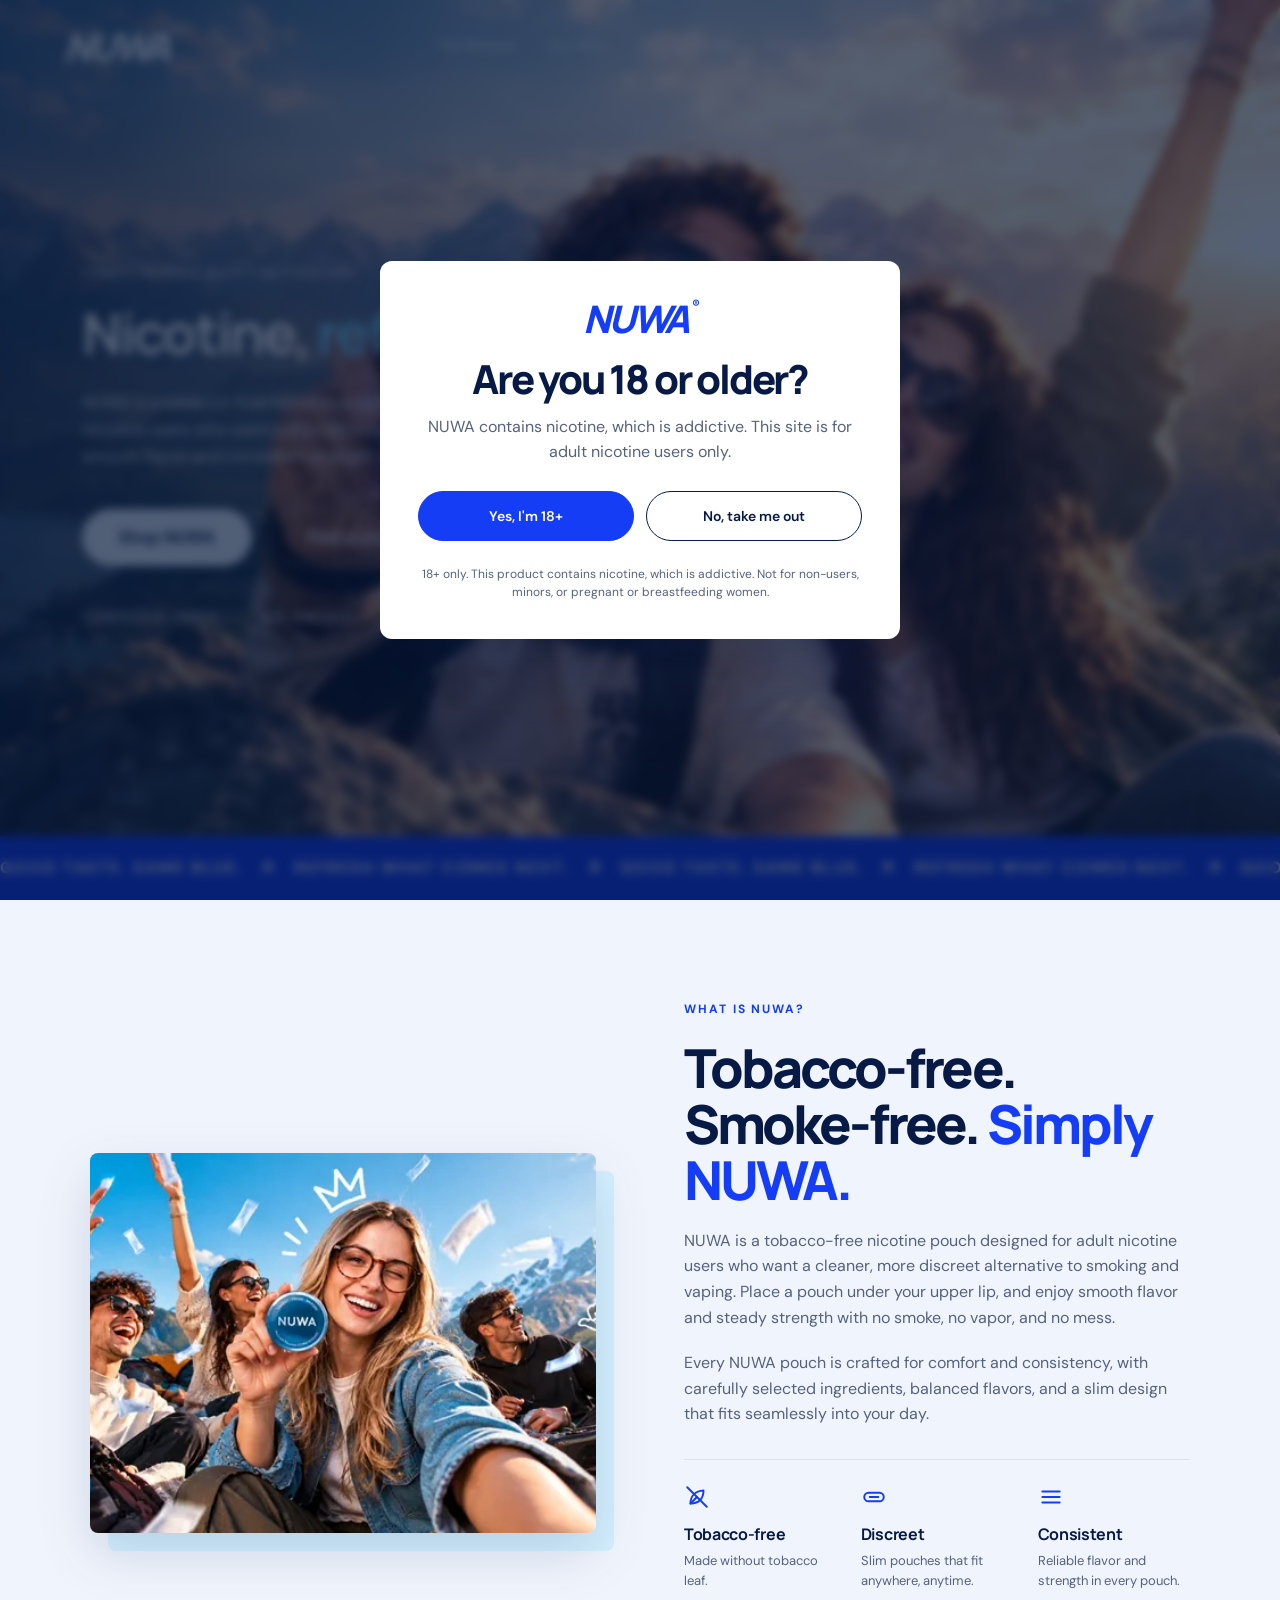
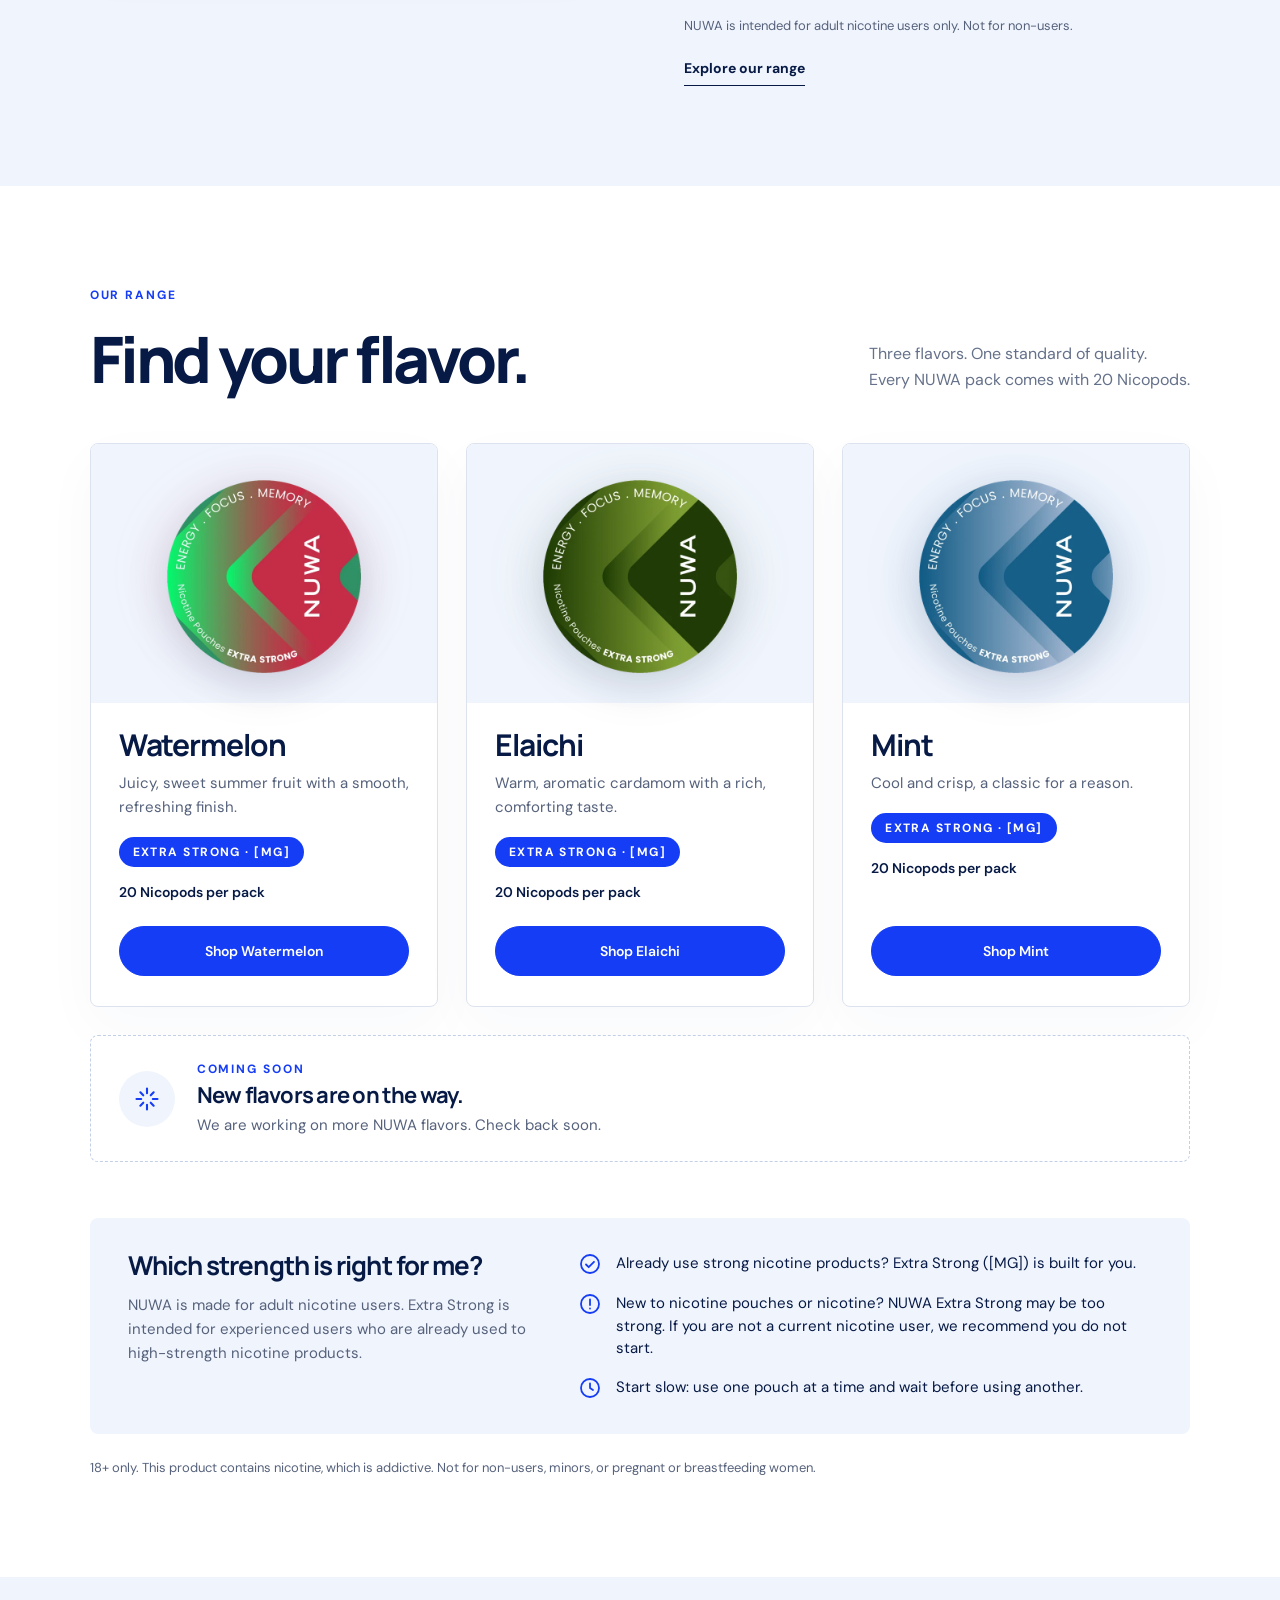
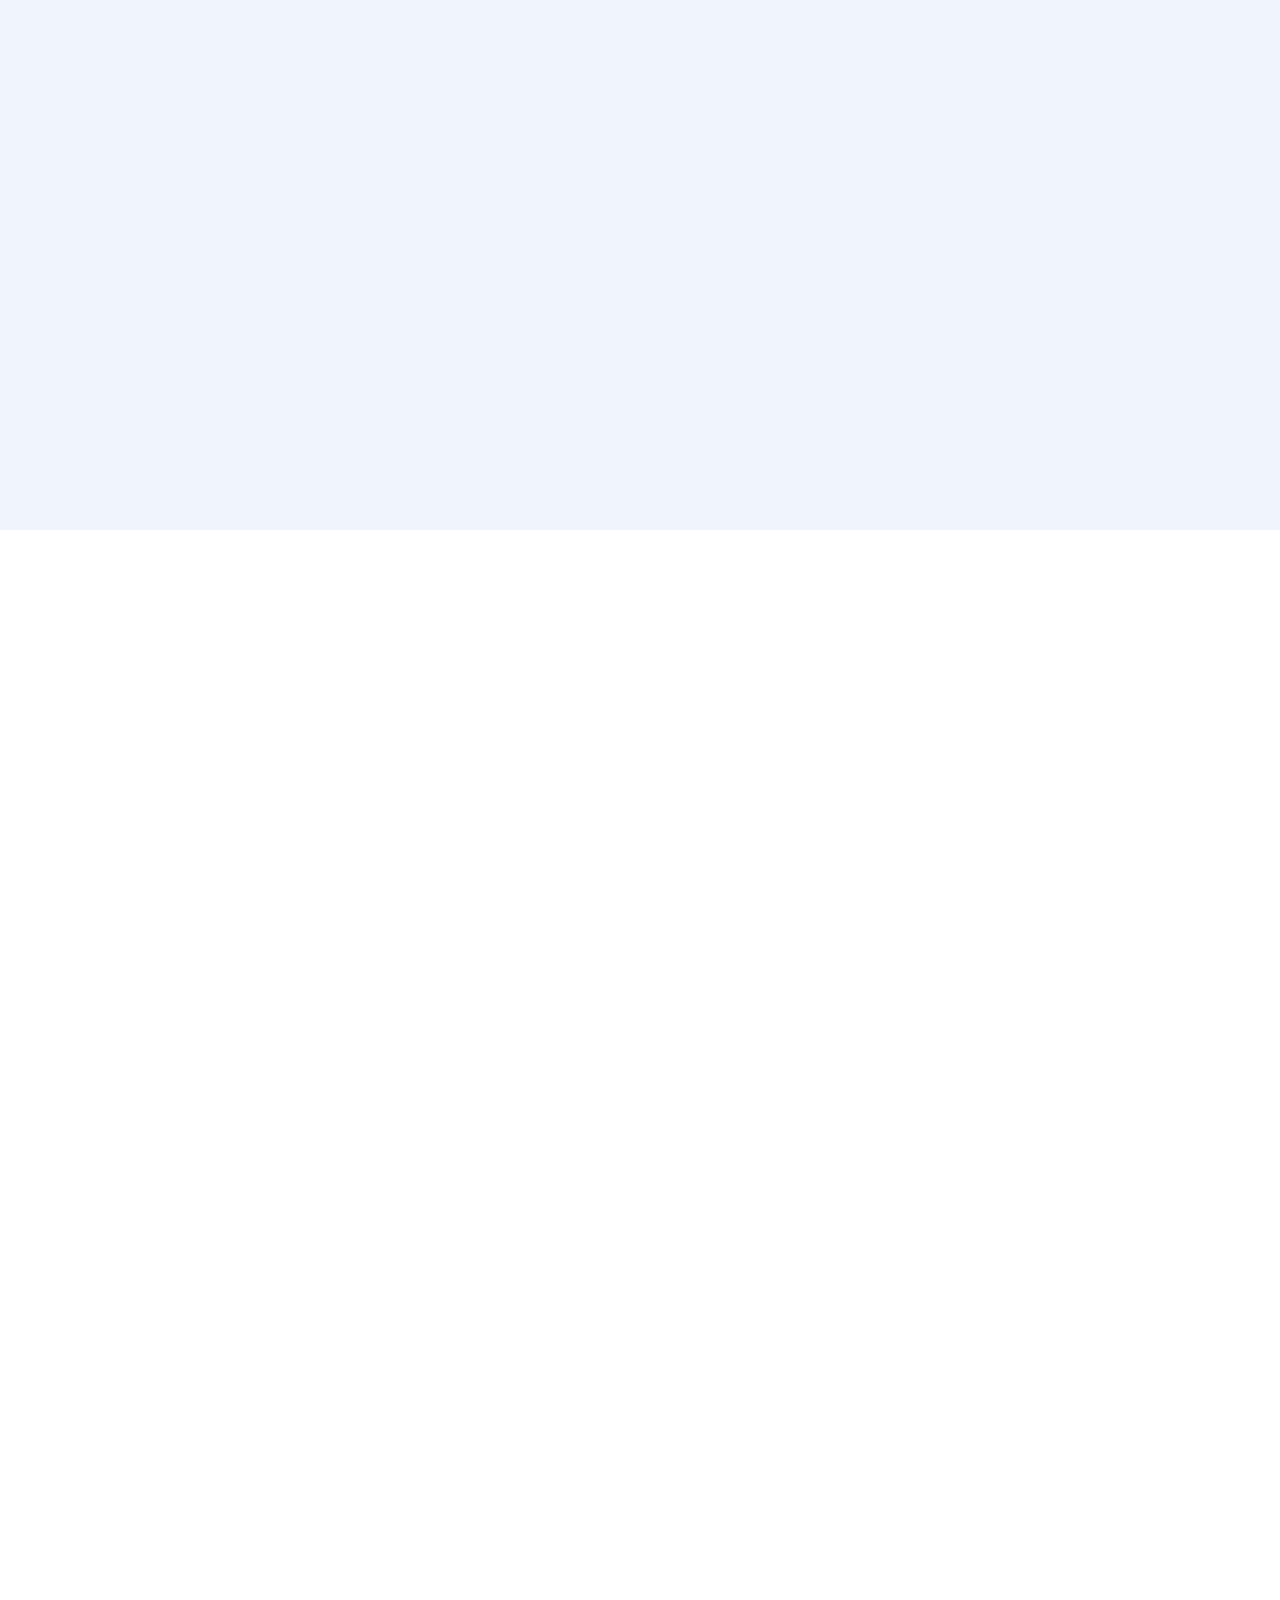
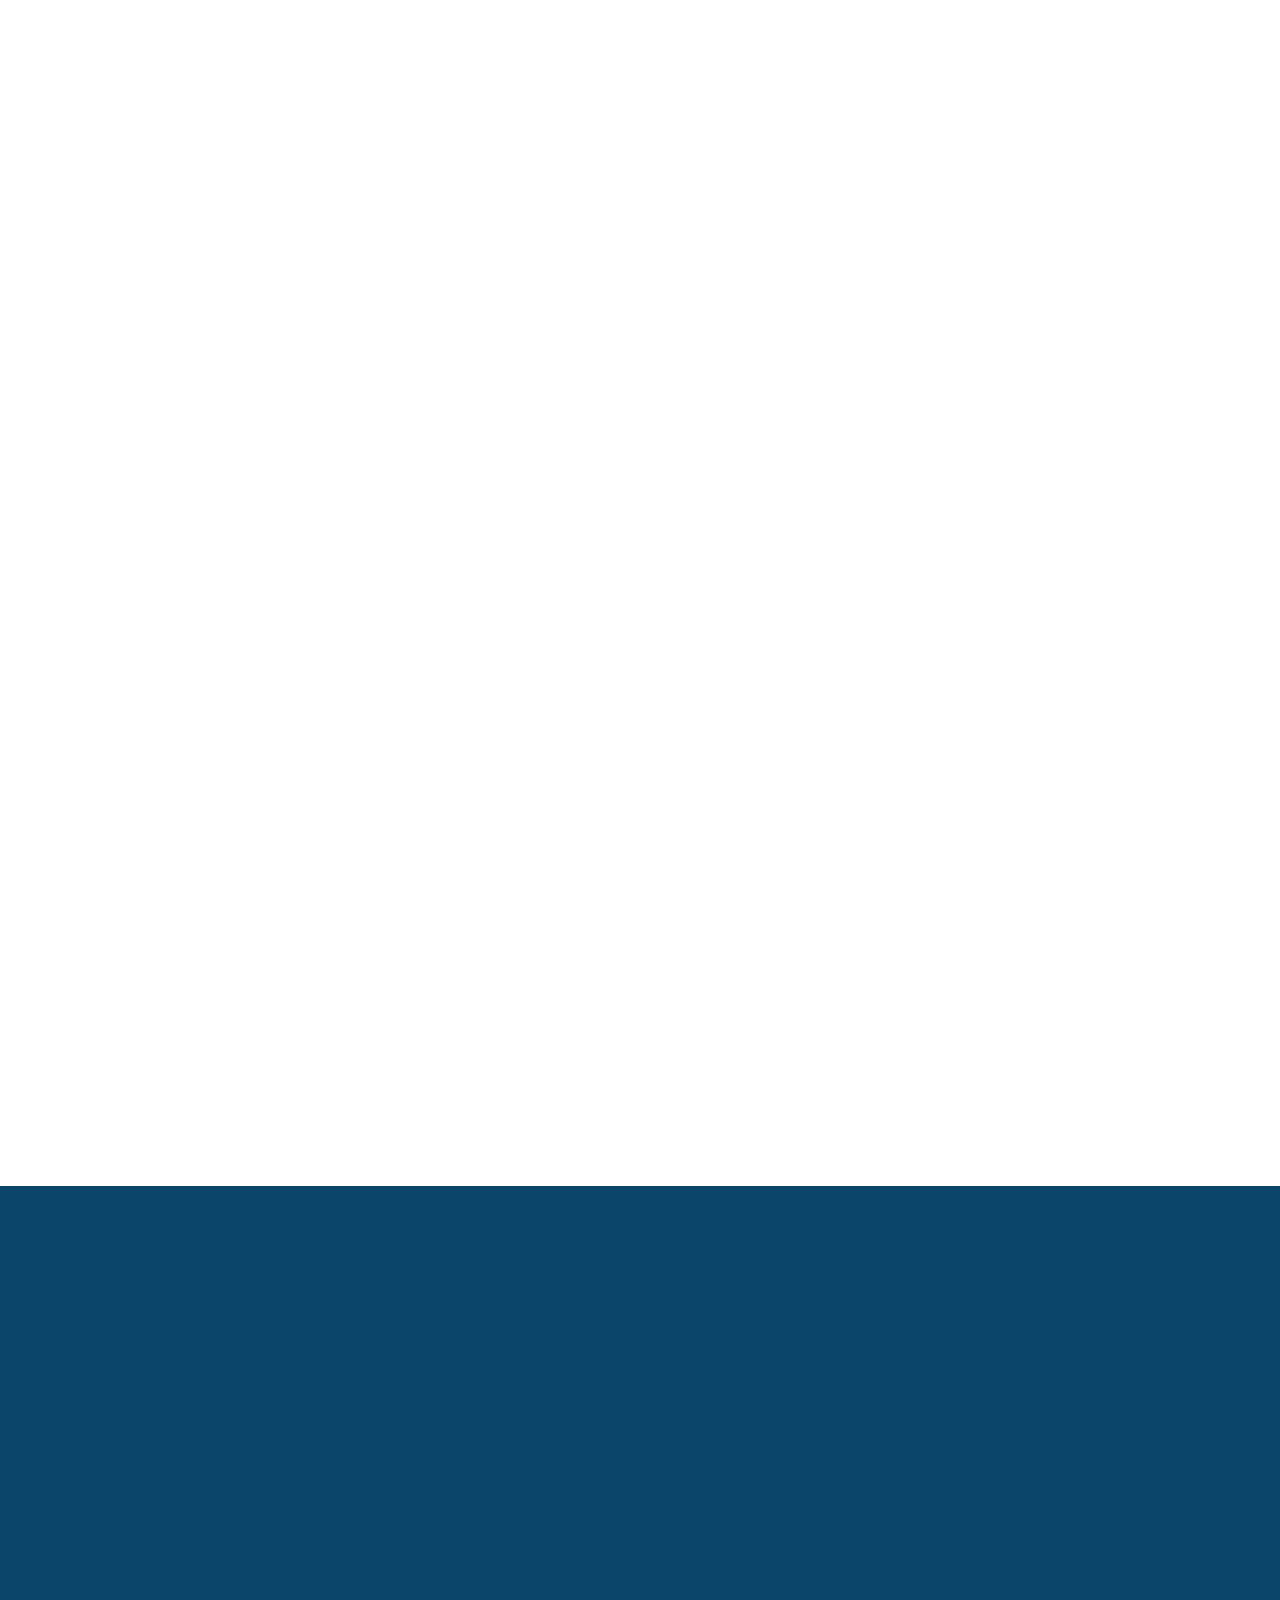
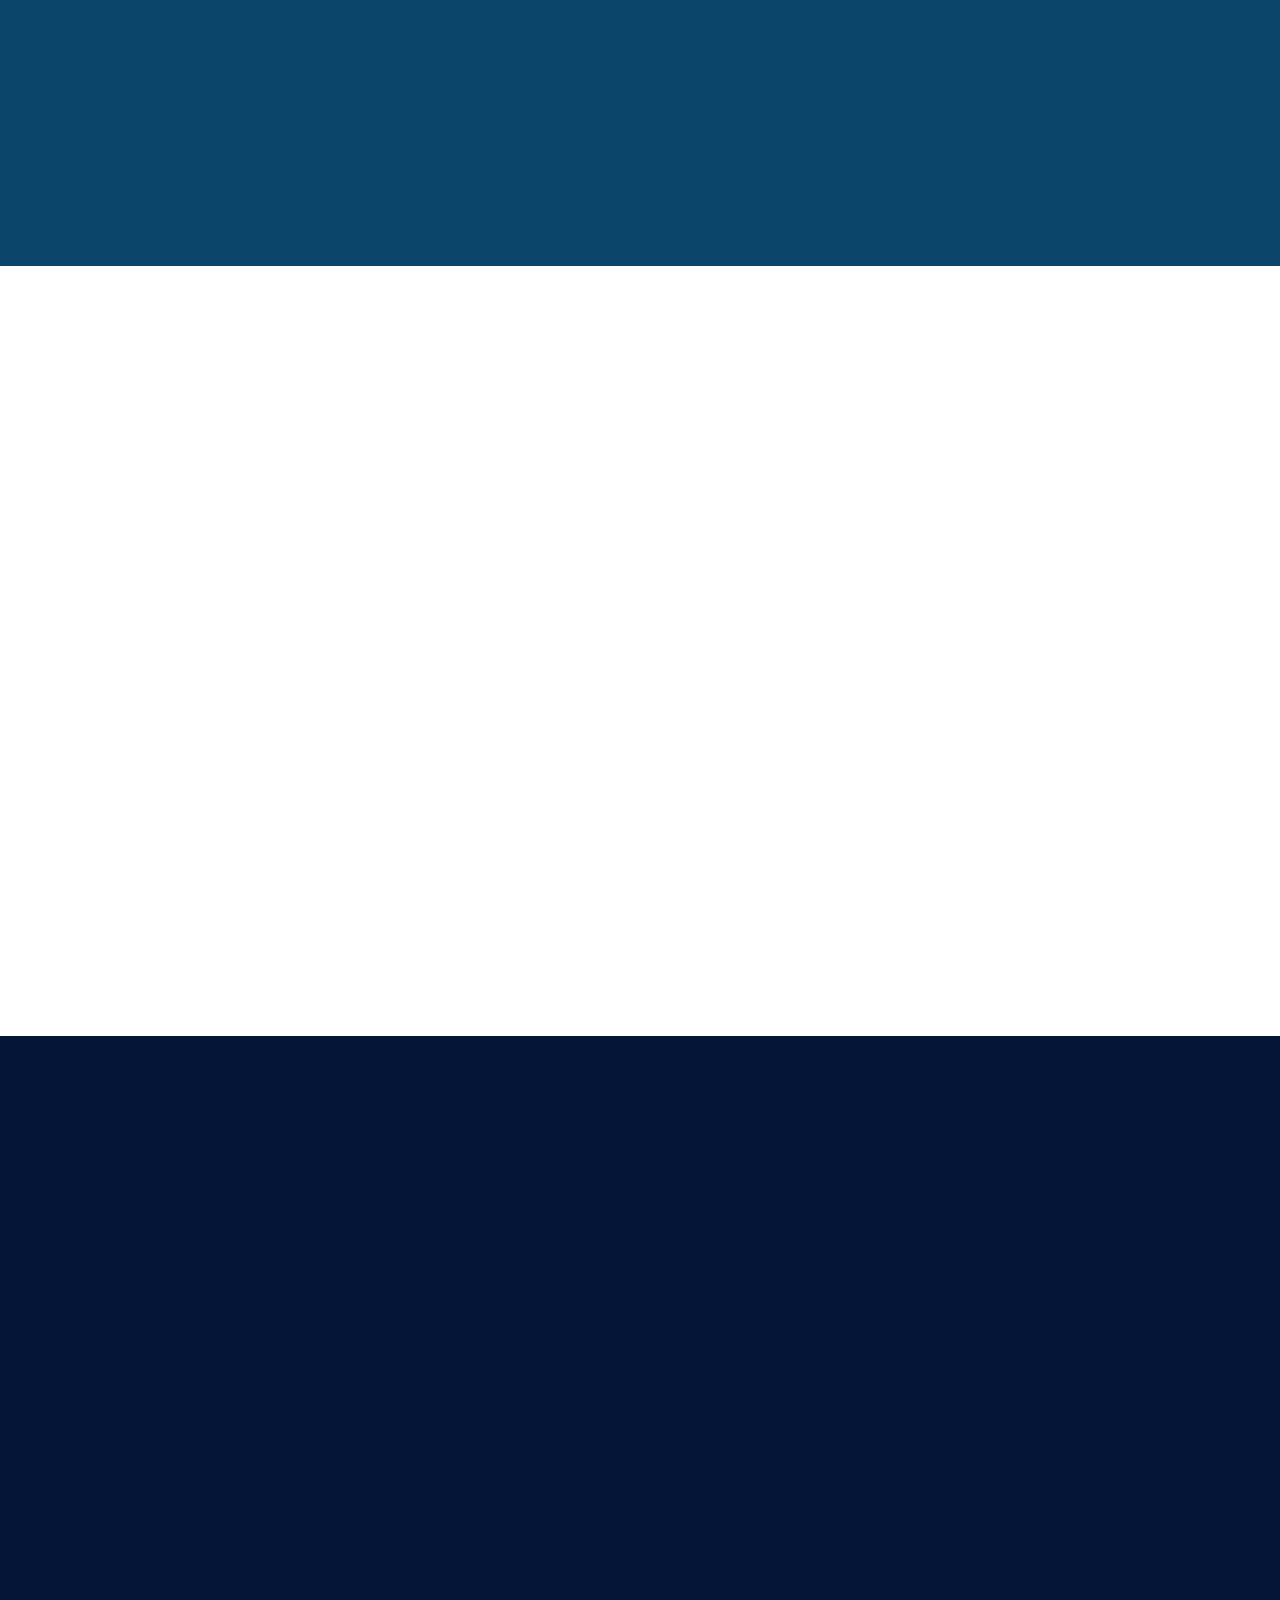
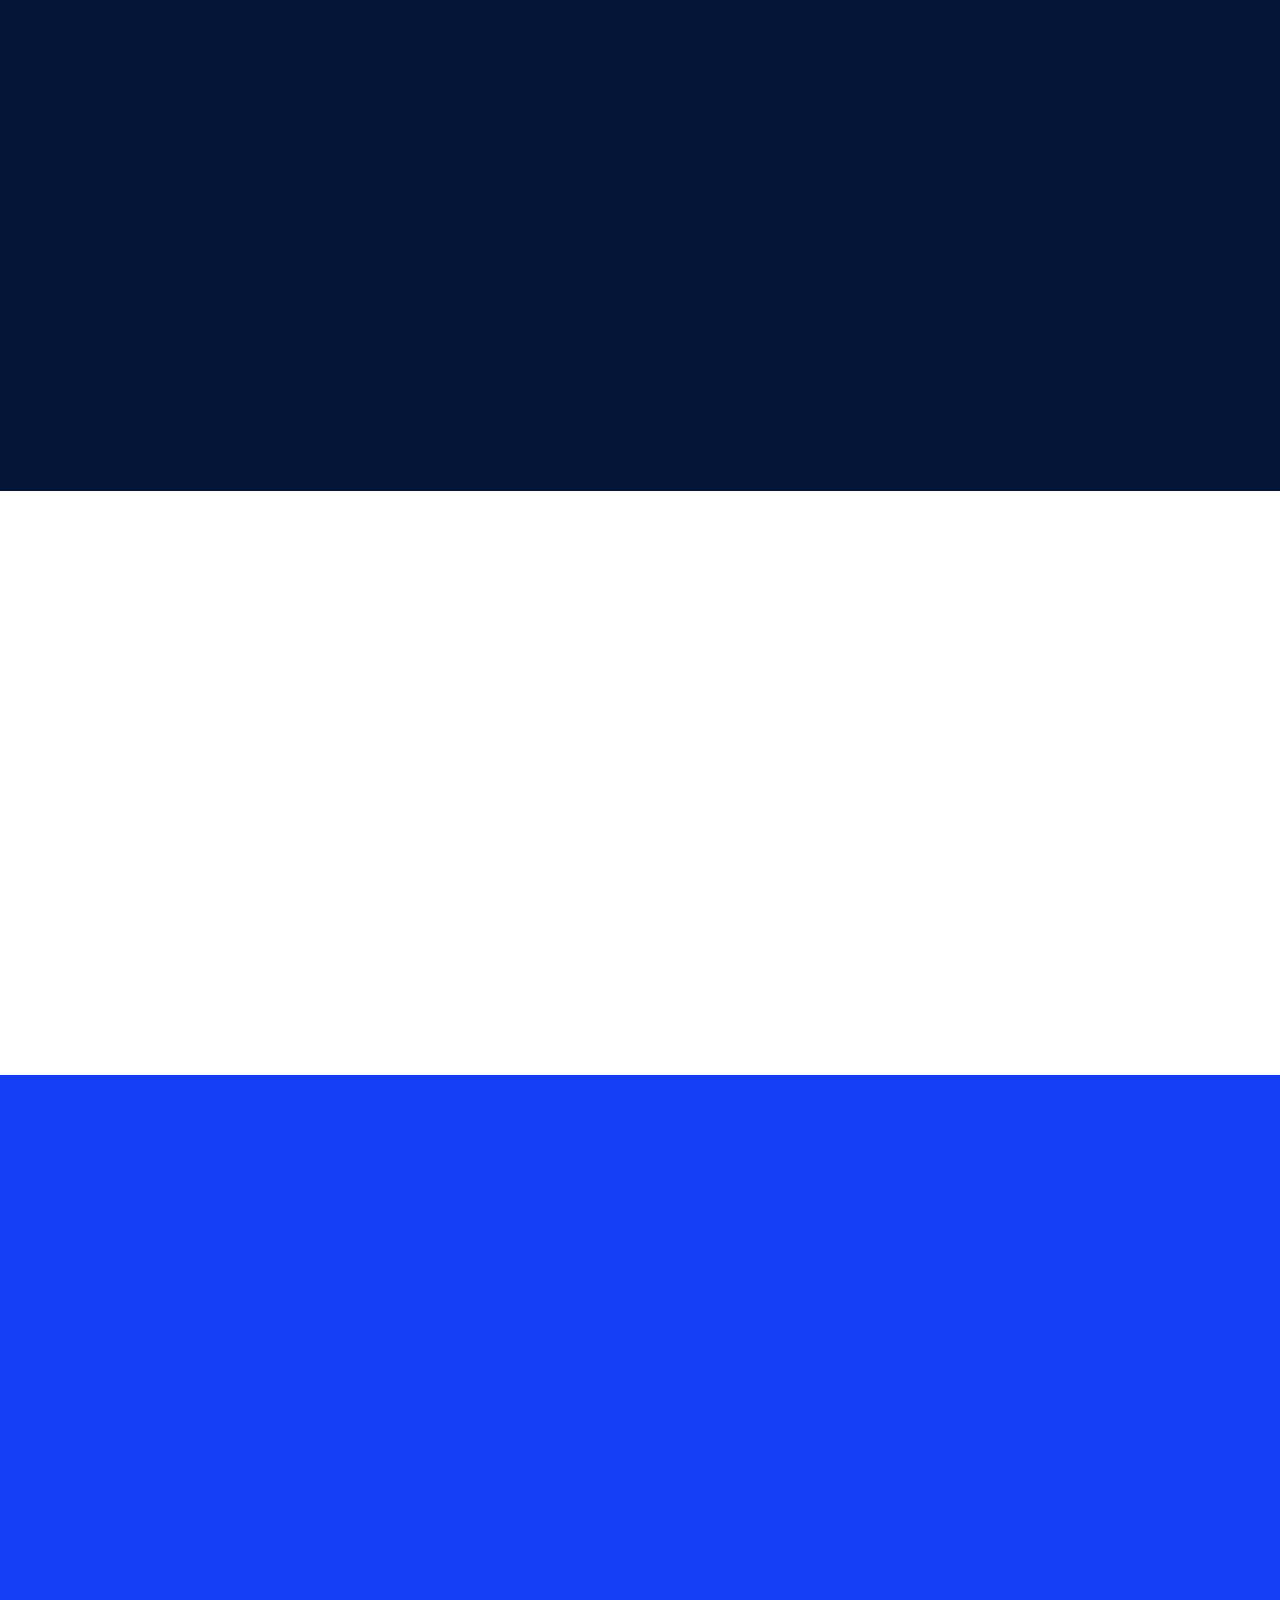
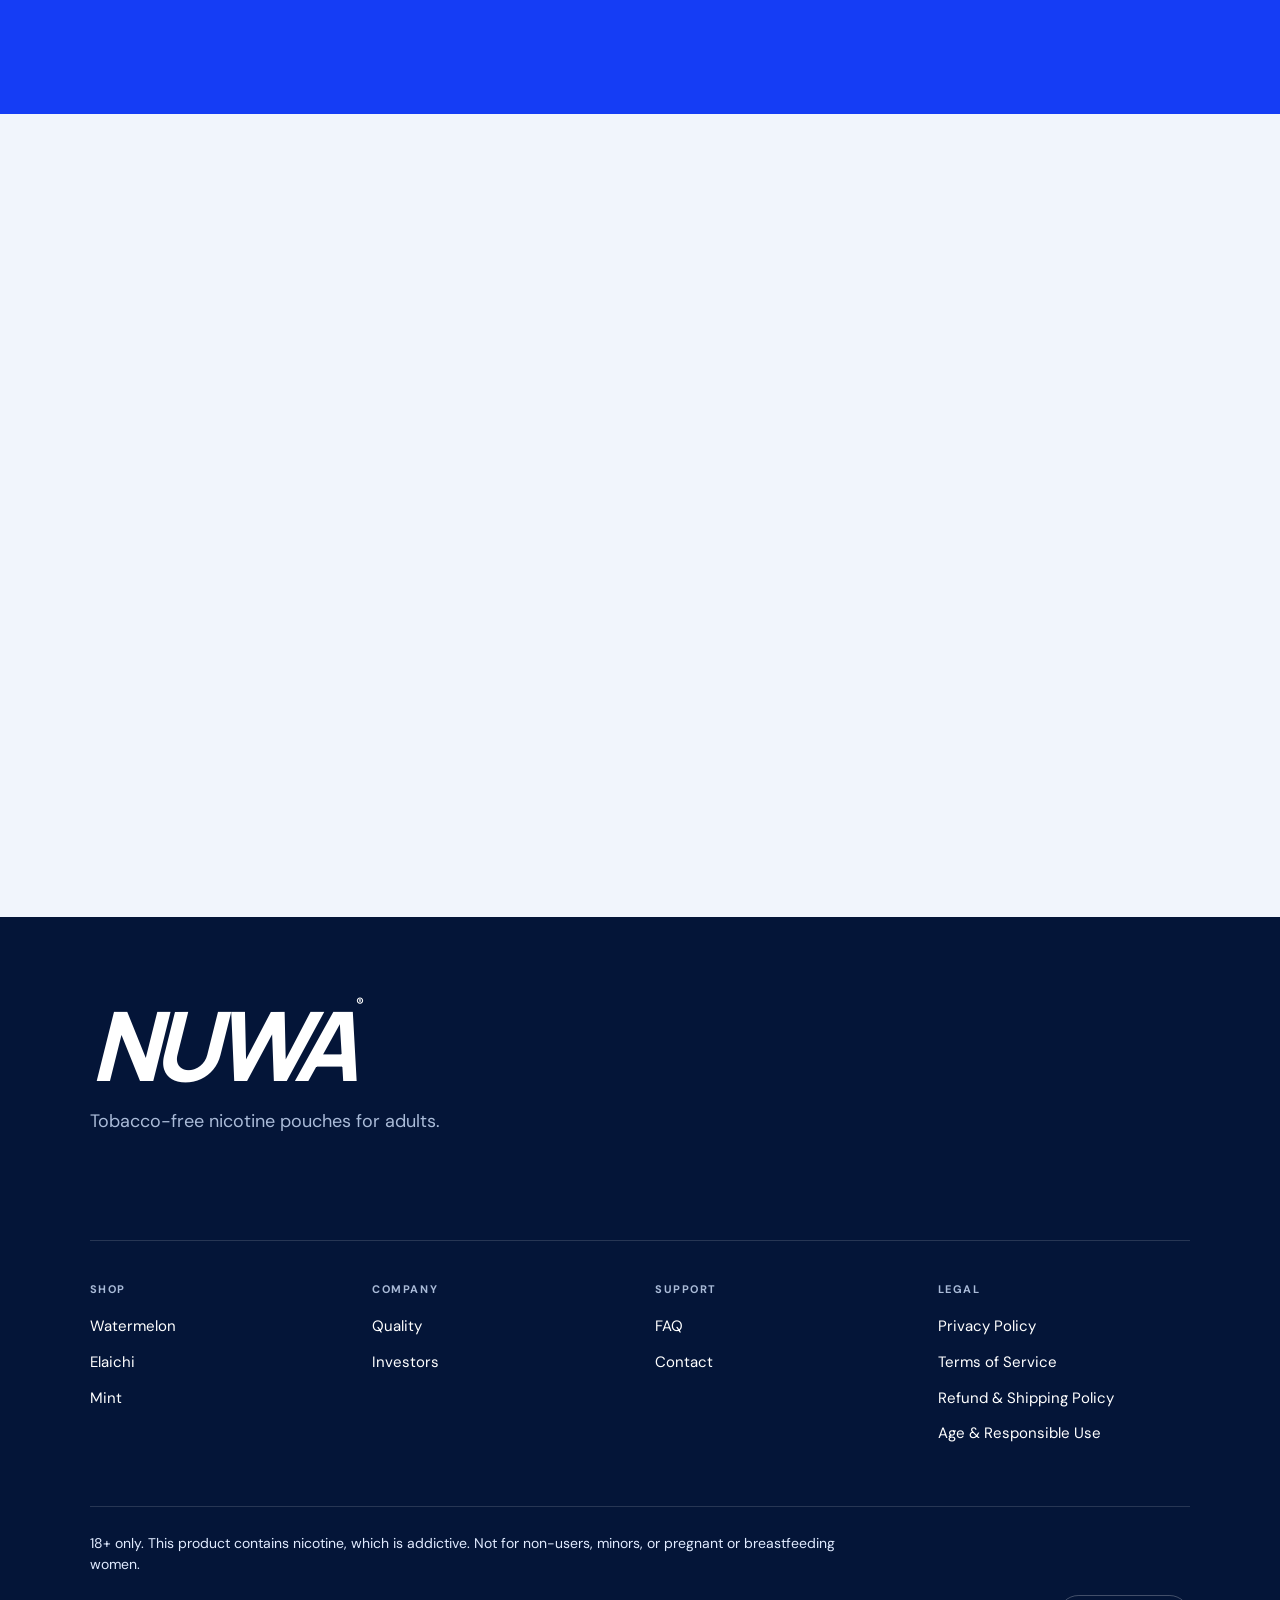
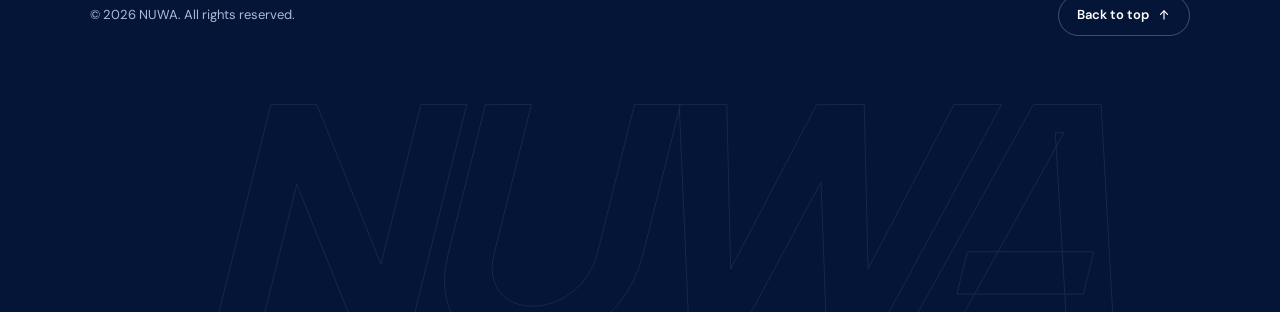
<file: index.html>
<!doctype html><html lang="en"><head><meta charset="UTF-8"><meta name="viewport" content="width=device-width,initial-scale=1"><meta name="theme-color" content="#0528ed"><title>NUWA | Tobacco-free nicotine pouches for adults</title><meta name="description" content="NUWA is a tobacco-free nicotine pouch for adult nicotine users. Extra Strong, 20 Nicopods per pack, in Watermelon, Elaichi and Mint. 18+ only."><meta property="og:type" content="website"><meta property="og:site_name" content="NUWA"><meta property="og:title" content="NUWA | Tobacco-free nicotine pouches for adults"><meta property="og:description" content="NUWA is a tobacco-free nicotine pouch for adult nicotine users. Extra Strong, 20 Nicopods per pack, in Watermelon, Elaichi and Mint. 18+ only."><meta name="twitter:card" content="summary_large_image"><meta name="twitter:title" content="NUWA | Tobacco-free nicotine pouches for adults"><meta name="twitter:description" content="NUWA is a tobacco-free nicotine pouch for adult nicotine users. Extra Strong, 20 Nicopods per pack, in Watermelon, Elaichi and Mint. 18+ only."><script type="application/ld+json">{"@context":"https://schema.org","@type":"Organization","name":"NUWA","description":"Tobacco-free nicotine pouches for adult nicotine users."}</script><link rel="icon" type="image/svg+xml" href="data:image/svg+xml,%3Csvg xmlns='http://www.w3.org/2000/svg' viewBox='0 0 40 40'%3E%3Crect width='40' height='40' rx='10' fill='%230528ed'/%3E%3Ctext x='8' y='30' font-family='Arial' font-weight='900' font-size='28' fill='white'%3EN%3C/text%3E%3C/svg%3E"><link rel="preconnect" href="https://fonts.googleapis.com"><link rel="preconnect" href="https://fonts.gstatic.com" crossorigin><link rel="preload" as="style" href="https://fonts.googleapis.com/css2?family=DM+Sans:wght@400;500;600;700&family=Manrope:wght@400;500;600;700;800&display=swap" onload="this.onload=null;this.rel='stylesheet'"><noscript><link rel="stylesheet" href="https://fonts.googleapis.com/css2?family=DM+Sans:wght@400;500;600;700&family=Manrope:wght@400;500;600;700;800&display=swap"></noscript><link rel="stylesheet" href="style.css"><script>(()=>{const root=document.documentElement;root.classList.add('js');try{const saved=JSON.parse(localStorage.getItem('nuwa-age-verified'));const age=Date.now()-saved.timestamp;if(saved.confirmed===true&&age>=0&&age<2592e6)root.classList.add('age-ok')}catch(e){}})()</script></head><body>
<div class="age-gate" id="age-gate"><div class="age-card" role="dialog" aria-modal="true" aria-labelledby="age-title" aria-describedby="age-desc" tabindex="-1"><span class="logo age-logo" aria-hidden="true">NUWA<span>®</span></span><h2 id="age-title">Are you 18 or older?</h2><p id="age-desc">NUWA contains nicotine, which is addictive. This site is for adult nicotine users only.</p><div class="age-actions"><button type="button" class="button blue-button" id="age-yes" style="--i:0">Yes, I'm 18+</button><button type="button" class="button age-no" id="age-no" style="--i:1">No, take me out</button></div><p class="age-warning">18+ only. This product contains nicotine, which is addictive. Not for non-users, minors, or pregnant or breastfeeding women.</p></div></div>
<header><a class="logo" href="#home" aria-label="NUWA home">NUWA<span>®</span></a><nav aria-label="Main navigation"><a href="#products">The flavours</a><a href="#story">Our story</a><a href="#moments">The NUWA life</a><a href="#opportunity">For partners</a></nav><a class="button small" href="#contact">Let's talk</a><button class="menu" aria-expanded="false" aria-label="Toggle navigation">☰</button></header>
<main><section class="hero" id="home" aria-labelledby="hero-heading"><div class="hero-bg" aria-hidden="true"></div><div class="hero-copy"><span class="eyebrow">TOBACCO-FREE NICOTINE POUCHES</span><h1 id="hero-heading">Nicotine, <em>refined.</em></h1><p>NUWA is a tobacco-free nicotine pouch made for adult nicotine users who want a discreet experience, with smooth flavor and consistent strength in every pouch.</p><div class="hero-actions"><a class="button white" href="#products">Shop NUWA</a><a class="button" href="#contact" id="hero-store-link">Find a store</a></div><ul class="hero-features" aria-label="Product features"><li>Tobacco-free</li><li>No smoke</li><li>No vapor</li><li>Discreet</li></ul></div></section>
<div class="ticker" aria-hidden="true"><span>GOOD TASTE. SAME BLUE.&nbsp;&nbsp; ✳ &nbsp;&nbsp;REFRESH WHAT COMES NEXT.&nbsp;&nbsp; ✳ &nbsp;&nbsp;GOOD TASTE. SAME BLUE.&nbsp;&nbsp; ✳ &nbsp;&nbsp;REFRESH WHAT COMES NEXT.&nbsp;&nbsp; ✳ &nbsp;&nbsp;GOOD TASTE. SAME BLUE.&nbsp;&nbsp; ✳ &nbsp;&nbsp;REFRESH WHAT COMES NEXT.&nbsp;&nbsp; ✳ &nbsp;&nbsp;GOOD TASTE. SAME BLUE.&nbsp;&nbsp; ✳ &nbsp;&nbsp;REFRESH WHAT COMES NEXT.&nbsp;&nbsp; ✳ &nbsp;&nbsp;GOOD TASTE. SAME BLUE.&nbsp;&nbsp; ✳ &nbsp;&nbsp;REFRESH WHAT COMES NEXT.&nbsp;&nbsp; ✳ &nbsp;&nbsp;</span></div>
<section class="about section" id="what-is-nuwa" aria-labelledby="what-is-nuwa-title"><div class="about-copy"><span class="eyebrow blue">WHAT IS NUWA?</span><h2 id="what-is-nuwa-title">Tobacco-free. Smoke-free. <span class="blue">Simply NUWA.</span></h2><p>NUWA is a tobacco-free nicotine pouch designed for adult nicotine users who want a cleaner, more discreet alternative to smoking and vaping. Place a pouch under your upper lip, and enjoy smooth flavor and steady strength with no smoke, no vapor, and no mess.</p><p>Every NUWA pouch is crafted for comfort and consistency, with carefully selected ingredients, balanced flavors, and a slim design that fits seamlessly into your day.</p><ul class="about-highlights"><li><svg viewBox="0 0 24 24" fill="none" stroke="currentColor" stroke-width="1.8" stroke-linecap="round" stroke-linejoin="round" aria-hidden="true" focusable="false"><path d="M6 18c0-7 4.5-11.5 12-12 0 7.5-4.5 12-11.5 12"/><path d="M6 18l6-6"/><path d="M3 3l18 18"/></svg><strong>Tobacco-free</strong><span>Made without tobacco leaf.</span></li><li><svg viewBox="0 0 24 24" fill="none" stroke="currentColor" stroke-width="1.8" stroke-linecap="round" stroke-linejoin="round" aria-hidden="true" focusable="false"><rect x="3" y="8" width="18" height="8" rx="4"/><path d="M8 12h8"/></svg><strong>Discreet</strong><span>Slim pouches that fit anywhere, anytime.</span></li><li><svg viewBox="0 0 24 24" fill="none" stroke="currentColor" stroke-width="1.8" stroke-linecap="round" stroke-linejoin="round" aria-hidden="true" focusable="false"><path d="M4 7h16"/><path d="M4 12h16"/><path d="M4 17h16"/></svg><strong>Consistent</strong><span>Reliable flavor and strength in every pouch.</span></li></ul><p class="about-note">NUWA is intended for adult nicotine users only. Not for non-users.</p><a class="under-link" href="#products">Explore our range</a></div><div class="about-media"><img src="assets/funky-girl.webp" srcset="assets/funky-girl-640.webp 640w, assets/funky-girl.webp 1280w" sizes="(max-width: 1000px) 90vw, 45vw" alt="Adult friends relaxing outdoors in the mountains, a smiling woman holding up a NUWA nicotine pouch tin" width="1280" height="669" loading="lazy" decoding="async"></div></section>
<section class="products section" id="products" aria-labelledby="products-title"><div class="section-heading"><div><span class="eyebrow blue">OUR RANGE</span><h2 id="products-title">Find your flavor.</h2></div><p>Three flavors. One standard of quality.<br>Every NUWA pack comes with 20 Nicopods.</p></div><ul class="product-grid" id="product-grid"></ul><div class="flavors-soon" role="note" aria-labelledby="flavors-soon-title"><span class="flavors-soon-icon" aria-hidden="true"><svg viewBox="0 0 24 24" fill="none" stroke="currentColor" stroke-width="1.8" stroke-linecap="round" stroke-linejoin="round" focusable="false"><path d="M12 3v4M12 17v4M3 12h4M17 12h4M6.3 6.3l2.5 2.5M15.2 15.2l2.5 2.5M6.3 17.7l2.5-2.5M15.2 8.8l2.5-2.5"/></svg></span><div><span class="eyebrow blue">COMING SOON</span><h3 id="flavors-soon-title">New flavors are on the way.</h3><p>We are working on more NUWA flavors. Check back soon.</p></div></div><div class="strength-guide"><div><h3>Which strength is right for me?</h3><p>NUWA is made for adult nicotine users. Extra Strong is intended for experienced users who are already used to high-strength nicotine products.</p></div><ul class="guide-rows" id="strength-guide"></ul></div><p class="products-warning">18+ only. This product contains nicotine, which is addictive. Not for non-users, minors, or pregnant or breastfeeding women.</p></section>
<section class="ql section" id="quality" aria-labelledby="quality-title"><div class="ql-head"><span class="eyebrow blue ql-rise" style="--d:0">QUALITY &amp; INGREDIENTS</span><h2 id="quality-title" class="ql-rise" style="--d:1">Nothing to hide.</h2><p class="ql-rise" style="--d:2">We believe adult nicotine users deserve to know exactly what is in their pouch. Here is how NUWA is made and what goes into it.</p><div class="ql-meta ql-rise" id="quality-meta" style="--d:3"><span class="ql-badge" id="quality-badge"><svg viewBox="0 0 24 24" fill="none" stroke="currentColor" stroke-width="2" stroke-linecap="round" stroke-linejoin="round" aria-hidden="true" focusable="false"><path d="M5 17c0-7 4.5-11.5 13-12 0 7.5-4.5 12-12 12"/><path d="M5 17l6-6"/><path d="M3 3l18 18"/></svg>Tobacco-free</span></div></div><div class="ql-body" id="quality-body" hidden></div><div class="ql-standards" id="quality-standards" hidden></div><p class="ql-note">18+ only. This product contains nicotine, which is addictive. Not for non-users, minors, or pregnant or breastfeeding women.</p></section>
<section class="st section" id="brand-story" aria-labelledby="story-title" hidden><span class="eyebrow blue">OUR STORY</span><div class="st-top"><div class="st-text"><h2 id="story-title" class="st-title"></h2></div></div></section>
<section class="pf section" id="proof" aria-labelledby="proof-title" hidden><div class="pf-head"><span class="eyebrow blue" id="proof-eyebrow"></span><h2 id="proof-title"></h2></div></section>
<section class="wb section" id="where-to-buy" aria-labelledby="buy-title" hidden><div class="wb-head"><span class="eyebrow blue wb-rise" style="--i:0">WHERE TO BUY</span><h2 id="buy-title" class="wb-rise" style="--i:1">Get your NUWA.</h2><p class="wb-rise" style="--i:2">Order online or find a store near you.</p></div><div class="wb-options" id="buy-options"></div><p class="wb-delivery" id="buy-delivery" hidden></p><div class="wb-distributor" id="buy-distributor" hidden><div class="wb-dist-copy"><h3>Become a distributor</h3><p>Interested in stocking NUWA? Tell us about your business.</p></div><div class="wb-dist-form"><form class="wb-form" id="distributor-form" novalidate><div class="wb-grid"><div class="wb-field"><input id="d-name" name="name" placeholder=" " aria-describedby="d-name-err" required autocomplete="name" type="text"><label for="d-name">Name</label><span class="wb-error" id="d-name-err"></span></div><div class="wb-field"><input id="d-business" name="business" placeholder=" " aria-describedby="d-business-err" required autocomplete="organization" type="text"><label for="d-business">Business name</label><span class="wb-error" id="d-business-err"></span></div><div class="wb-field"><input id="d-city" name="city" placeholder=" " aria-describedby="d-city-err" required autocomplete="address-level2" type="text"><label for="d-city">City</label><span class="wb-error" id="d-city-err"></span></div><div class="wb-field"><input id="d-phone" name="phone" placeholder=" " aria-describedby="d-phone-err" required autocomplete="tel" type="tel"><label for="d-phone">Phone / WhatsApp</label><span class="wb-error" id="d-phone-err"></span></div><div class="wb-field wb-full"><input id="d-email" name="email" placeholder=" " aria-describedby="d-email-err" required autocomplete="email" type="email"><label for="d-email">Email</label><span class="wb-error" id="d-email-err"></span></div><div class="wb-field wb-full"><textarea id="d-message" name="message" placeholder=" " aria-describedby="d-message-err" rows="4"></textarea><label for="d-message">Message (optional)</label><span class="wb-error" id="d-message-err"></span></div></div><div class="wb-hp" aria-hidden="true"><label for="d-website">Website</label><input id="d-website" name="website" type="text" tabindex="-1" autocomplete="off"></div><button type="submit" class="button blue-button wb-submit"><span>Send inquiry</span><svg class="wb-spinner" viewBox="0 0 24 24" fill="none" stroke="currentColor" stroke-width="2.5" stroke-linecap="round" aria-hidden="true" focusable="false"><path d="M21 12a9 9 0 1 1-9-9"/></svg></button><p class="wb-form-status" id="distributor-status" role="status" aria-live="polite"></p></form><div class="wb-success" id="distributor-success" tabindex="-1" hidden><svg viewBox="0 0 52 52" fill="none" stroke="currentColor" stroke-width="2.5" stroke-linecap="round" stroke-linejoin="round" aria-hidden="true" focusable="false"><circle pathLength="1" cx="26" cy="26" r="24"/><path pathLength="1" d="M15 27l7.5 7.5L38 19"/></svg><h4>Thank you.</h4><p id="distributor-success-text"></p></div></div></div><p class="wb-warning">18+ only. This product contains nicotine, which is addictive. Not for non-users, minors, or pregnant or breastfeeding women.</p></section>
<section class="fq section" id="faq" aria-labelledby="faq-title" hidden><div class="fq-layout"><div class="fq-side"><div class="fq-head"><span class="eyebrow blue fq-rise" id="faq-eyebrow" style="--i:0"></span><h2 id="faq-title" class="fq-rise" style="--i:1"></h2></div><div class="fq-contact fq-rise" id="faq-contact" style="--i:2" hidden><h3>Still have questions?</h3><p>Get in touch and we will help.</p><div class="fq-contact-links"></div></div></div><div class="fq-main"><div class="fq-search" id="faq-search" hidden><label for="faq-search-input">Search questions</label><input id="faq-search-input" type="search" autocomplete="off" aria-controls="faq-list"><p class="fq-empty" id="faq-empty" role="status" aria-live="polite"></p></div><ul class="fq-list" id="faq-list"></ul></div></div></section>
<section class="intro section"><span class="eyebrow blue">THE NUWA EXPERIENCE</span><div class="intro-grid"><h2>Ordinary moment.<br><span class="blue">Extraordinary refresh.</span></h2><figure class="intro-media"><img src="assets/funky-group.webp" srcset="assets/funky-group-600.webp 600w, assets/funky-group.webp 1000w" sizes="(max-width: 1000px) 90vw, 35vw" alt="Crowd of adult friends celebrating under confetti at an outdoor mountain festival, holding NUWA nicotine pouch tins" width="1000" height="1000" loading="lazy" decoding="async"></figure></div><div class="qualities"><span>CRISP BY DESIGN</span><span>BOLD IN CHARACTER</span><span>MADE FOR THE MOMENT</span></div></section>
<section class="story section" id="story"><span class="eyebrow blue">OUR STORY</span><div class="story-grid"><h2>A fresh start.<br>A bigger<br><span class="blue">point of view.</span></h2><div><p class="lead">What if everyday refreshment felt a little less ordinary?</p><p>That is the idea behind NUWA. A beverage brand in development, bringing flavour, packaging and experience together from the very first sip.</p><p>Our ambition is simple: create a distinctive drink people can recognise, enjoy and make part of their own moments.</p><p>From the signature blue to the flavour collection, every element is being shaped around one idea: refresh what comes next.</p><div class="story-values"><div><span>01</span><strong>Flavour first</strong><p>Develop a range with clear, individual character.</p></div><div><span>02</span><strong>Design with intent</strong><p>Make every format unmistakably NUWA.</p></div><div><span>03</span><strong>Build for tomorrow</strong><p>Start thoughtfully. Grow with the right partners.</p></div></div></div></div></section>
<section class="lifestyle" id="moments"><img src="assets/lifepicture.webp" srcset="assets/lifepicture-900.webp 900w, assets/lifepicture.webp 1672w" sizes="100vw" alt="Group of adult friends relaxing on a mountainside, holding NUWA nicotine pouch tins" loading="lazy" width="1672" height="941" decoding="async"><div><span class="eyebrow">THE NUWA LIFE</span><h2>Good company.<br>Great moments.<br><i>Bring NUWA.</i></h2><p>From a sunny afternoon to the plans you didn't make.</p></div><span class="photo-note">A VISION OF EVERYDAY NUWA MOMENTS</span></section>
<section class="partners section" id="distribution"><span class="eyebrow blue">RETAIL & DISTRIBUTION</span><div class="intro-grid"><h2>Built for the shelf.<br><span class="blue">Made for connection.</span></h2><p>A distinctive presence is only the beginning. We are exploring conversations with the people who can help bring NUWA to the right places.</p></div><div class="partner-grid"><article><span>01 / RETAIL</span><h3>Recognisable at a glance.</h3><p>A packaging direction designed for recognition in convenience stores and on supermarket shelves.</p></article><article><span>02 / HOSPITALITY</span><h3>Part of the occasion.</h3><p>A potential fit for cafés, restaurants, leisure venues and places where people come together.</p></article><article><span>03 / DISTRIBUTION</span><h3>Build the next chapter.</h3><p>Launch territories and channels remain open for development with suitable commercial partners.</p></article></div><a class="button blue-button" href="#contact" data-interest="Distribution">Become a NUWA partner</a></section>
<section class="opportunity section" id="opportunity"><div class="section-heading"><div><span class="eyebrow">THE BUSINESS BEHIND THE BLUE</span><h2>A clear identity.<br>A bigger ambition.</h2></div><span class="outline-tag">EARLY-STAGE BRAND CONCEPT</span></div><div class="investor-grid"><div><h3>The opportunity behind NUWA.</h3><p>A brand-led beverage proposition designed to connect product, packaging and modern occasions. Our ambition is to build recognisable brand equity that can extend across flavours and formats.</p><p>We welcome exploratory discussions around product development, launch planning, commercial partnerships and investment.</p><a class="button white" href="#contact" data-interest="Investment">Explore the investment opportunity</a></div><div class="research"><h3>Research & commercial information</h3><div><span>Global beverage market</span><small>Verified market research to be added</small></div><div><span>Target consumer segment</span><small>Consumer research to be added</small></div><div><span>Category growth</span><small>Verified category data to be added</small></div><div><span>Investor materials</span><small>Deck and financial information not yet available</small></div></div></div><div class="roadmap-label">THE GROWTH VISION <span>Illustrative stages, subject to validation</span></div><ol class="roadmap"><li><span>01</span>Product & launch</li><li><span>02</span>Regional distribution</li><li><span>03</span>Range expansion</li><li><span>04</span>Retail growth</li><li><span>05</span>International potential</li></ol></section>
<section class="vision section"><span class="eyebrow blue">GLOBAL AMBITION</span><h2>From a fresh idea.<br>To <span class="blue">new horizons.</span></h2><div class="vision-bottom"><p>Designed to travel. Built to adapt.<br>A long-term vision for a distinctive beverage brand.</p><div><span class="eyebrow blue">POTENTIAL CHANNELS</span><p>Retail · Hospitality · E-commerce<br>Food service · Events · International distribution</p></div><p class="muted">Launch market and target regions are to be confirmed. Expansion is a strategic ambition, not an announced rollout.</p></div></section>
<section class="social section"><span class="eyebrow">BEYOND THE DRINK</span><h2>A brand you can<br><i>be part of.</i></h2><div class="social-words"><span>Pop-ups</span><span>Music</span><span>Food</span><span>Travel</span><span>Shared moments</span></div><p>Future collaborations and experiences that bring people together.<br>Built with care. Marketed responsibly. Always NUWA.</p></section>
<section class="contact section" id="contact"><div><span class="eyebrow blue">LET'S MAKE WHAT'S NEXT</span><h2>Meet NUWA.</h2><p class="lead">A modern refreshment brand<br>with bigger ambitions.</p><a class="under-link" href="#products">Explore the products</a></div><form id="enquiry"><h3>Start a conversation.</h3><p>Prepare an enquiry for the NUWA team.</p><label>I'm interested in<select name="interest" id="interest"><option>Distribution</option><option>Investment</option><option>Retail partnership</option><option>Brand collaboration</option><option>General enquiry</option></select></label><div class="form-row"><label>Your name<input name="name" required autocomplete="name" placeholder="Full name"></label><label>Email address<input name="email" type="email" required autocomplete="email" placeholder="you@company.com"></label></div><label>Tell us a little more<textarea name="message" required rows="3" placeholder="Your company, market and what you have in mind"></textarea></label><button class="button blue-button" type="submit">Prepare enquiry</button><p class="form-note">The contact channel is being finalised. You can download your enquiry; this form does not send it.</p><div id="form-result" role="status"></div></form></section>
</main><footer class="ft"><div class="ft-top ft-rise" style="--i:0"><a class="logo ft-logo" href="#home" aria-label="NUWA home">NUWA<span>®</span></a><p class="ft-tagline" id="footer-tagline">Tobacco-free nicotine pouches for adults.</p><div class="ft-contact" id="footer-contact" hidden></div><ul class="ft-social" id="footer-social" aria-label="NUWA on social media" hidden></ul></div><nav class="ft-cols" aria-label="Footer"><div class="ft-col ft-rise" style="--i:1"><h2>Shop</h2><ul><li><a href="#product-0">Watermelon</a></li><li><a href="#product-1">Elaichi</a></li><li><a href="#product-2">Mint</a></li></ul></div><div class="ft-col ft-rise" style="--i:2"><h2>Company</h2><ul><li><a href="#brand-story">Brand story</a></li><li><a href="#quality">Quality</a></li><li><a href="investors/">Investors</a></li></ul></div><div class="ft-col ft-rise" style="--i:3"><h2>Support</h2><ul><li><a href="#faq">FAQ</a></li><li><a href="#where-to-buy">Where to buy</a></li><li><a href="#contact" id="footer-contact-link">Contact</a></li></ul></div><div class="ft-col ft-rise" style="--i:4"><h2>Legal</h2><ul><li><a href="privacy.html" data-policy-link="privacy">Privacy Policy</a></li><li><a href="terms.html" data-policy-link="terms">Terms of Service</a></li><li><a href="refund-shipping.html" data-policy-link="refundShipping">Refund &amp; Shipping Policy</a></li><li><a href="responsible-use.html" data-policy-link="responsibleUse">Age &amp; Responsible Use</a></li></ul></div></nav><div class="ft-bottom ft-rise" style="--i:5"><p class="ft-warning">18+ only. This product contains nicotine, which is addictive. Not for non-users, minors, or pregnant or breastfeeding women.</p><div class="ft-meta"><span>© <span id="year">2026</span> NUWA. All rights reserved.</span><button type="button" class="ft-top-btn" id="back-to-top">Back to top<svg viewBox="0 0 24 24" fill="none" stroke="currentColor" stroke-width="2" stroke-linecap="round" stroke-linejoin="round" aria-hidden="true" focusable="false"><path d="M12 19V5"/><path d="M6 11l6-6 6 6"/></svg></button></div></div><div class="ft-wordmark" aria-hidden="true">NUWA</div></footer>
<script>(()=>{const root=document.documentElement,gate=document.getElementById('age-gate');if(!gate||root.classList.contains('age-ok'))return;const reduceMotion=matchMedia('(prefers-reduced-motion: reduce)').matches;const background=[...document.body.children].filter(el=>el!==gate&&el.tagName!=='SCRIPT');background.forEach(el=>el.inert=true);const card=gate.querySelector('.age-card'),yes=gate.querySelector('#age-yes'),no=gate.querySelector('#age-no');const focusCard=()=>card.focus({preventScroll:true});document.readyState==='complete'?focusCard():addEventListener('load',focusCard,{once:true});gate.addEventListener('keydown',e=>{if(e.key==='Escape'){e.preventDefault();return}if(e.key!=='Tab')return;if(e.shiftKey&&(document.activeElement===yes||document.activeElement===card)){e.preventDefault();no.focus()}else if(!e.shiftKey&&document.activeElement===no){e.preventDefault();yes.focus()}});yes.addEventListener('click',()=>{try{localStorage.setItem('nuwa-age-verified',JSON.stringify({confirmed:true,timestamp:Date.now()}))}catch(e){}gate.classList.add('is-leaving');setTimeout(()=>{root.classList.add('age-ok');background.forEach(el=>el.inert=false)},reduceMotion?0:650)});no.addEventListener('click',()=>location.replace('https://www.google.com'))})()</script><script src="app.js"></script><script src="footer.js"></script></body></html>
</file>
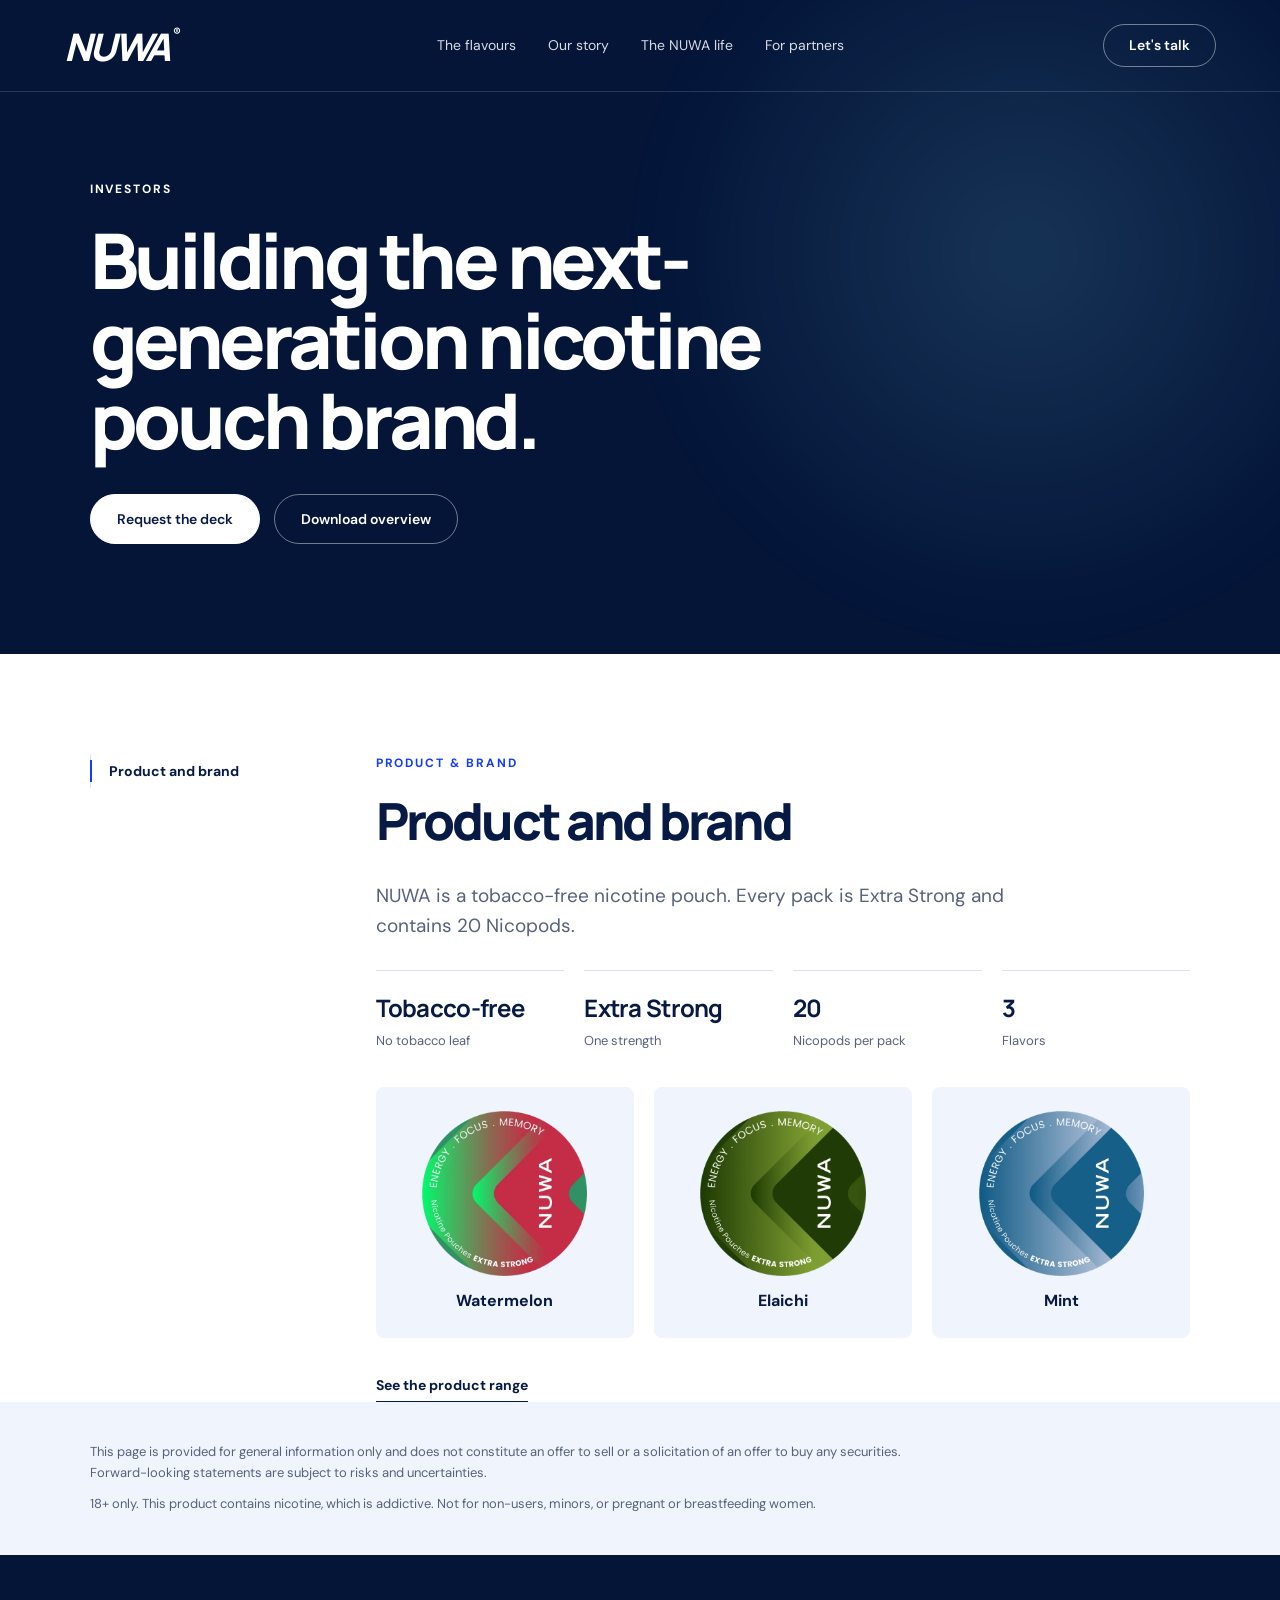
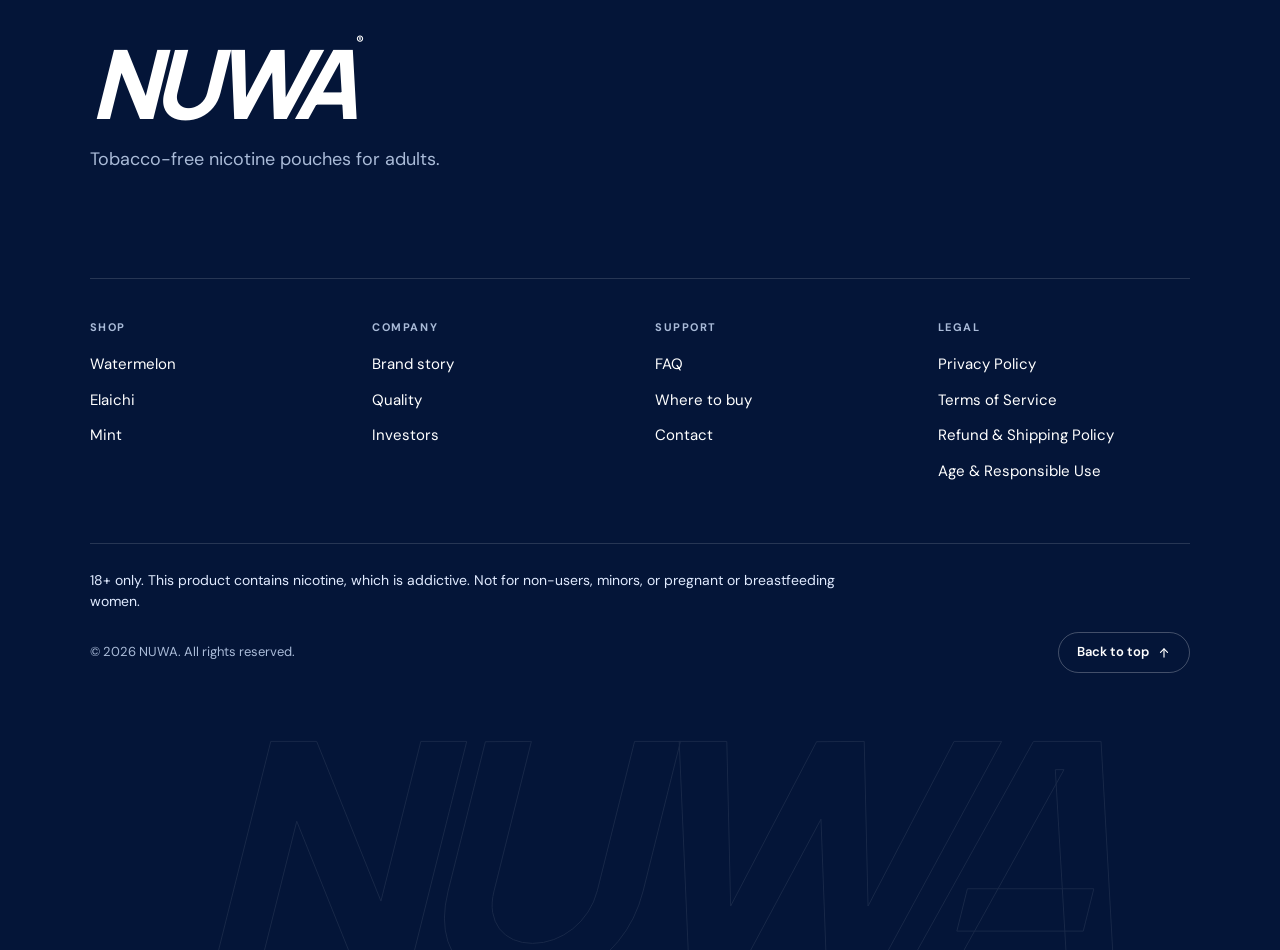
<file: investors/index.html>
<!doctype html><html lang="en"><head><meta charset="UTF-8"><meta name="viewport" content="width=device-width,initial-scale=1"><meta name="robots" content="noindex"><meta name="theme-color" content="#0528ed"><title>Investors | NUWA</title><meta name="description" content="Investor information for NUWA, a tobacco-free nicotine pouch brand."><link rel="icon" type="image/svg+xml" href="data:image/svg+xml,%3Csvg xmlns='http://www.w3.org/2000/svg' viewBox='0 0 40 40'%3E%3Crect width='40' height='40' rx='10' fill='%230528ed'/%3E%3Ctext x='8' y='30' font-family='Arial' font-weight='900' font-size='28' fill='white'%3EN%3C/text%3E%3C/svg%3E"><link rel="preconnect" href="https://fonts.googleapis.com"><link rel="preconnect" href="https://fonts.gstatic.com" crossorigin><link rel="preload" as="style" href="https://fonts.googleapis.com/css2?family=DM+Sans:wght@400;500;600;700&family=Manrope:wght@400;500;600;700;800&display=swap" onload="this.onload=null;this.rel='stylesheet'"><noscript><link rel="stylesheet" href="https://fonts.googleapis.com/css2?family=DM+Sans:wght@400;500;600;700&family=Manrope:wght@400;500;600;700;800&display=swap"></noscript><link rel="stylesheet" href="../style.css"></head><body class="inv-page">
<header><a class="logo" href="../index.html#home" aria-label="NUWA home">NUWA<span>®</span></a><nav aria-label="Main navigation"><a href="../index.html#flavours">The flavours</a><a href="../index.html#story">Our story</a><a href="../index.html#moments">The NUWA life</a><a href="../index.html#opportunity">For partners</a></nav><a class="button small" href="#contact">Let's talk</a><button class="menu" aria-expanded="false" aria-label="Toggle navigation">☰</button></header>
<main><section class="inv-hero" aria-labelledby="inv-title"><div class="inv-hero-glow" aria-hidden="true"></div><div class="inv-hero-inner"><span class="eyebrow inv-rise" style="--i:0">INVESTORS</span><h1 id="inv-title" class="inv-rise" style="--i:1">Building the next-generation nicotine pouch brand.</h1><p class="inv-vision inv-rise" id="inv-vision" style="--i:2" hidden></p><div class="inv-actions inv-rise" style="--i:3"><a class="button white" href="#contact" id="inv-request" hidden>Request the deck</a><a class="button" id="inv-deck" target="_blank" rel="noopener noreferrer" hidden>Download overview</a></div></div></section><div class="inv-layout"><nav class="inv-nav" aria-label="On this page"><ol id="inv-nav-list"></ol></nav><div class="inv-content"><section class="inv-sec section" id="market" aria-labelledby="market-title" hidden><span class="eyebrow blue">MARKET</span><h2 id="market-title">Market opportunity</h2><div class="inv-body"></div></section><section class="inv-sec section" id="model" aria-labelledby="model-title" hidden><span class="eyebrow blue">BUSINESS MODEL</span><h2 id="model-title">Business model</h2><div class="inv-body"></div></section><section class="inv-sec section" id="traction" aria-labelledby="traction-title" hidden><span class="eyebrow blue">TRACTION</span><h2 id="traction-title">Traction</h2><div class="inv-body"></div></section><section class="inv-sec section" id="competition" aria-labelledby="competition-title" hidden><span class="eyebrow blue">COMPETITIVE POSITIONING</span><h2 id="competition-title">How NUWA is different</h2><div class="inv-body"></div></section><section class="inv-sec section" id="product" aria-labelledby="product-title"><span class="eyebrow blue">PRODUCT &amp; BRAND</span><h2 id="product-title">Product and brand</h2><div class="inv-body"><p class="inv-lead">NUWA is a tobacco-free nicotine pouch. Every pack is Extra Strong and contains 20 Nicopods.</p><ul class="inv-facts"><li><strong>Tobacco-free</strong><span>No tobacco leaf</span></li><li><strong>Extra Strong</strong><span>One strength</span></li><li><strong>20</strong><span>Nicopods per pack</span></li><li><strong>3</strong><span>Flavors</span></li></ul><ul class="inv-packs"><li><img src="../assets/nuwa-watermelon.webp" alt="NUWA Watermelon Extra Strong nicotine pouch tin" width="480" height="480" loading="lazy" decoding="async"><span>Watermelon</span></li><li><img src="../assets/nuwa-elaichi.webp" alt="NUWA Elaichi Extra Strong nicotine pouch tin" width="480" height="480" loading="lazy" decoding="async"><span>Elaichi</span></li><li><img src="../assets/nuwa-mint.webp" alt="NUWA Mint Extra Strong nicotine pouch tin" width="480" height="480" loading="lazy" decoding="async"><span>Mint</span></li></ul><a class="under-link" href="../index.html#products">See the product range</a></div></section><section class="inv-sec section" id="regulatory" aria-labelledby="regulatory-title" hidden><span class="eyebrow blue">REGULATORY STRATEGY</span><h2 id="regulatory-title">Regulatory strategy</h2><div class="inv-body"></div></section><section class="inv-sec section" id="roadmap" aria-labelledby="roadmap-title" hidden><span class="eyebrow blue">ROADMAP</span><h2 id="roadmap-title">Roadmap</h2><div class="inv-body"></div></section><section class="inv-sec section" id="team" aria-labelledby="team-title" hidden><span class="eyebrow blue">TEAM</span><h2 id="team-title">Team</h2><div class="inv-body"></div></section><section class="inv-sec section" id="contact" aria-labelledby="contact-title" hidden><span class="eyebrow blue">CONTACT</span><h2 id="contact-title">Request the investor deck</h2><div class="inv-body"><form class="inv-form" id="inv-form" novalidate><div class="inv-grid"><label class="inv-field">Name<input name="name" autocomplete="name" aria-describedby="inv-name-err"><span class="inv-error" id="inv-name-err"></span></label><label class="inv-field">Firm<input name="firm" autocomplete="organization" aria-describedby="inv-firm-err"><span class="inv-error" id="inv-firm-err"></span></label><label class="inv-field">Email<input name="email" type="email" autocomplete="email" aria-describedby="inv-email-err"><span class="inv-error" id="inv-email-err"></span></label><label class="inv-field">Investment interest<select name="interest" aria-describedby="inv-interest-err"><option value="">Select an option</option><option>Equity investment</option><option>Strategic partnership</option><option>Distribution partnership</option><option>Other</option></select><span class="inv-error" id="inv-interest-err"></span></label><label class="inv-field inv-full">Message (optional)<textarea name="message" rows="4" aria-describedby="inv-message-err"></textarea><span class="inv-error" id="inv-message-err"></span></label></div><div class="inv-hp" aria-hidden="true"><label for="inv-website">Website</label><input id="inv-website" name="website" tabindex="-1" autocomplete="off"></div><button type="submit" class="button blue-button inv-submit">Send request</button><p class="inv-status" id="inv-status" role="status" aria-live="polite"></p></form><div class="inv-success" id="inv-success" tabindex="-1" hidden><svg viewBox="0 0 52 52" fill="none" stroke="currentColor" stroke-width="2.5" stroke-linecap="round" stroke-linejoin="round" aria-hidden="true" focusable="false"><circle pathLength="1" cx="26" cy="26" r="24"/><path pathLength="1" d="M15 27l7.5 7.5L38 19"/></svg><h3>Thank you.</h3><p id="inv-success-text"></p></div></div></section></div></div><aside class="inv-disclaimer" aria-label="Disclaimer"><p>This page is provided for general information only and does not constitute an offer to sell or a solicitation of an offer to buy any securities. Forward-looking statements are subject to risks and uncertainties.</p><p>18+ only. This product contains nicotine, which is addictive. Not for non-users, minors, or pregnant or breastfeeding women.</p></aside></main>
<footer class="ft"><div class="ft-top ft-rise" style="--i:0"><a class="logo ft-logo" href="../index.html#home" aria-label="NUWA home">NUWA<span>®</span></a><p class="ft-tagline" id="footer-tagline">Tobacco-free nicotine pouches for adults.</p><div class="ft-contact" id="footer-contact" hidden></div><ul class="ft-social" id="footer-social" aria-label="NUWA on social media" hidden></ul></div><nav class="ft-cols" aria-label="Footer"><div class="ft-col ft-rise" style="--i:1"><h2>Shop</h2><ul><li><a href="../index.html#product-0">Watermelon</a></li><li><a href="../index.html#product-1">Elaichi</a></li><li><a href="../index.html#product-2">Mint</a></li></ul></div><div class="ft-col ft-rise" style="--i:2"><h2>Company</h2><ul><li><a href="../index.html#brand-story">Brand story</a></li><li><a href="../index.html#quality">Quality</a></li><li><a href="./" aria-current="page">Investors</a></li></ul></div><div class="ft-col ft-rise" style="--i:3"><h2>Support</h2><ul><li><a href="../index.html#faq">FAQ</a></li><li><a href="../index.html#where-to-buy">Where to buy</a></li><li><a href="../index.html#contact" id="footer-contact-link">Contact</a></li></ul></div><div class="ft-col ft-rise" style="--i:4"><h2>Legal</h2><ul><li><a href="../privacy.html" data-policy-link="privacy">Privacy Policy</a></li><li><a href="../terms.html" data-policy-link="terms">Terms of Service</a></li><li><a href="../refund-shipping.html" data-policy-link="refundShipping">Refund &amp; Shipping Policy</a></li><li><a href="../responsible-use.html" data-policy-link="responsibleUse">Age &amp; Responsible Use</a></li></ul></div></nav><div class="ft-bottom ft-rise" style="--i:5"><p class="ft-warning">18+ only. This product contains nicotine, which is addictive. Not for non-users, minors, or pregnant or breastfeeding women.</p><div class="ft-meta"><span>© <span id="year">2026</span> NUWA. All rights reserved.</span><button type="button" class="ft-top-btn" id="back-to-top">Back to top<svg viewBox="0 0 24 24" fill="none" stroke="currentColor" stroke-width="2" stroke-linecap="round" stroke-linejoin="round" aria-hidden="true" focusable="false"><path d="M12 19V5"/><path d="M6 11l6-6 6 6"/></svg></button></div></div><div class="ft-wordmark" aria-hidden="true">NUWA</div></footer>
<script src="../footer.js"></script><script src="investors.js"></script></body></html>
</file>
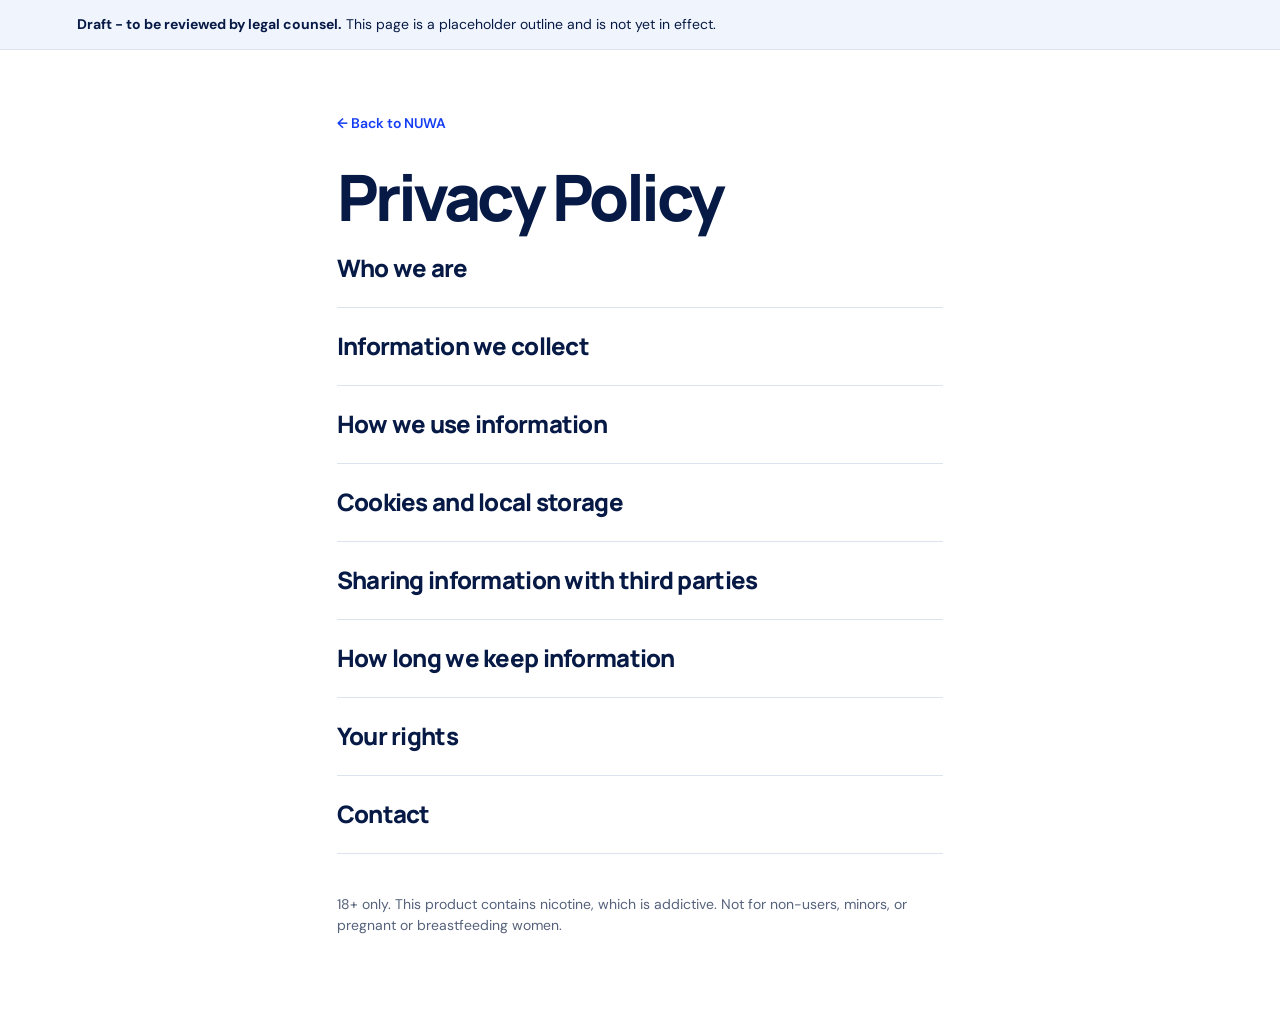
<file: privacy.html>
<!doctype html><html lang="en"><head><meta charset="UTF-8"><meta name="viewport" content="width=device-width,initial-scale=1"><meta name="robots" content="noindex"><meta name="description" content="Draft Privacy Policy for NUWA, pending legal review."><meta name="theme-color" content="#0528ed"><title>Privacy Policy (draft) | NUWA</title><link rel="icon" type="image/svg+xml" href="data:image/svg+xml,%3Csvg xmlns='http://www.w3.org/2000/svg' viewBox='0 0 40 40'%3E%3Crect width='40' height='40' rx='10' fill='%230528ed'/%3E%3Ctext x='8' y='30' font-family='Arial' font-weight='900' font-size='28' fill='white'%3EN%3C/text%3E%3C/svg%3E"><link rel="preconnect" href="https://fonts.googleapis.com"><link rel="preconnect" href="https://fonts.gstatic.com" crossorigin><link rel="preload" as="style" href="https://fonts.googleapis.com/css2?family=DM+Sans:wght@400;500;600;700&family=Manrope:wght@400;500;600;700;800&display=swap" onload="this.onload=null;this.rel='stylesheet'"><noscript><link rel="stylesheet" href="https://fonts.googleapis.com/css2?family=DM+Sans:wght@400;500;600;700&family=Manrope:wght@400;500;600;700;800&display=swap"></noscript><link rel="stylesheet" href="style.css"></head><body class="policy-page"><div class="policy-draft" role="note"><strong>Draft - to be reviewed by legal counsel.</strong> This page is a placeholder outline and is not yet in effect.</div><main class="policy-main"><a class="policy-back" href="index.html">← Back to NUWA</a><h1>Privacy Policy</h1><section><h2>Who we are</h2></section><section><h2>Information we collect</h2></section><section><h2>How we use information</h2></section><section><h2>Cookies and local storage</h2></section><section><h2>Sharing information with third parties</h2></section><section><h2>How long we keep information</h2></section><section><h2>Your rights</h2></section><section><h2>Contact</h2></section><p class="policy-warning">18+ only. This product contains nicotine, which is addictive. Not for non-users, minors, or pregnant or breastfeeding women.</p></main></body></html>
</file>
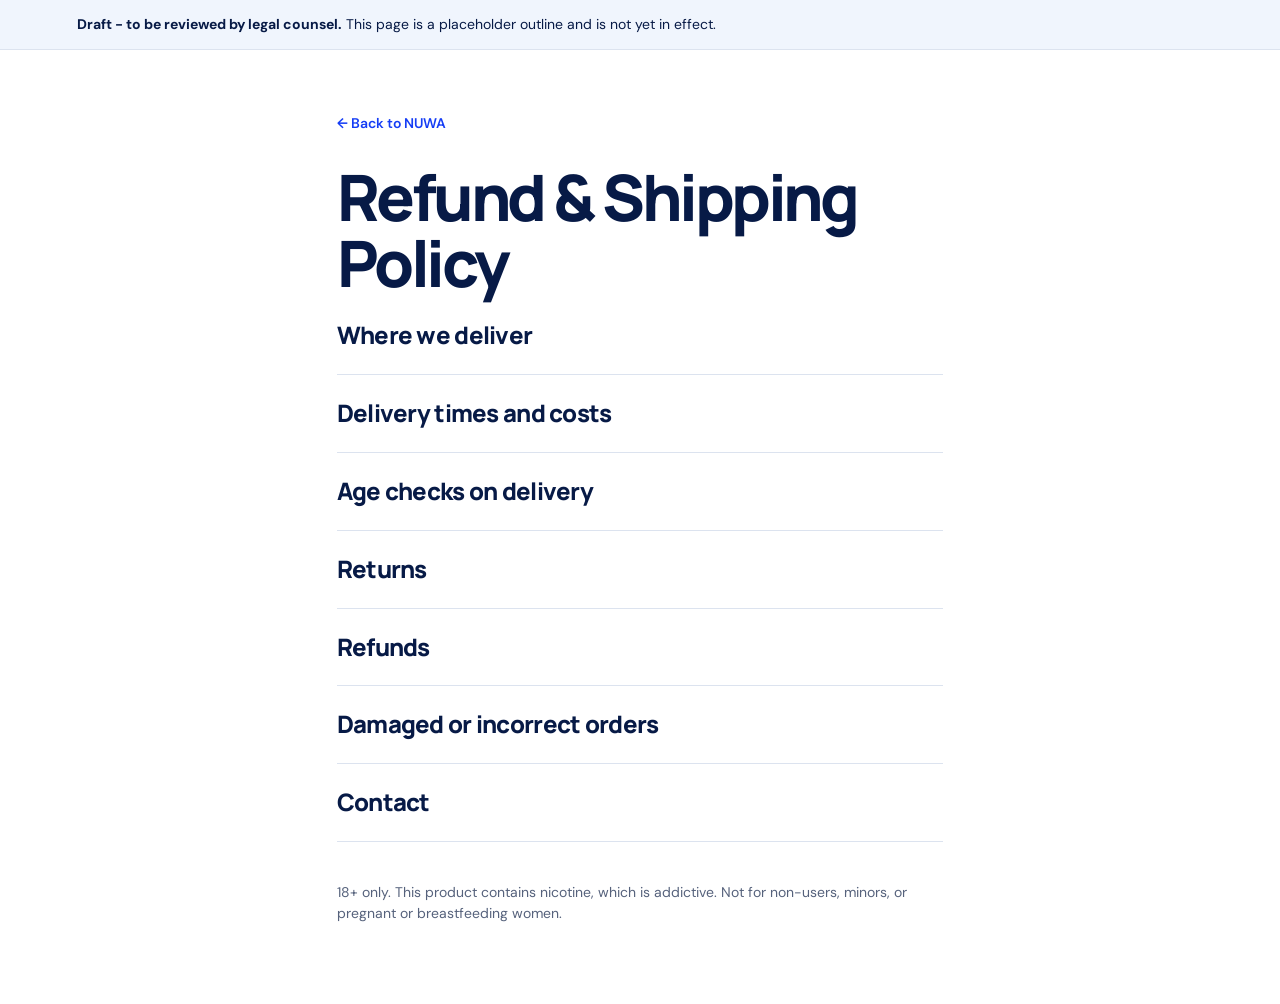
<file: refund-shipping.html>
<!doctype html><html lang="en"><head><meta charset="UTF-8"><meta name="viewport" content="width=device-width,initial-scale=1"><meta name="robots" content="noindex"><meta name="description" content="Draft Refund and Shipping Policy for NUWA, pending legal review."><meta name="theme-color" content="#0528ed"><title>Refund &amp; Shipping Policy (draft) | NUWA</title><link rel="icon" type="image/svg+xml" href="data:image/svg+xml,%3Csvg xmlns='http://www.w3.org/2000/svg' viewBox='0 0 40 40'%3E%3Crect width='40' height='40' rx='10' fill='%230528ed'/%3E%3Ctext x='8' y='30' font-family='Arial' font-weight='900' font-size='28' fill='white'%3EN%3C/text%3E%3C/svg%3E"><link rel="preconnect" href="https://fonts.googleapis.com"><link rel="preconnect" href="https://fonts.gstatic.com" crossorigin><link rel="preload" as="style" href="https://fonts.googleapis.com/css2?family=DM+Sans:wght@400;500;600;700&family=Manrope:wght@400;500;600;700;800&display=swap" onload="this.onload=null;this.rel='stylesheet'"><noscript><link rel="stylesheet" href="https://fonts.googleapis.com/css2?family=DM+Sans:wght@400;500;600;700&family=Manrope:wght@400;500;600;700;800&display=swap"></noscript><link rel="stylesheet" href="style.css"></head><body class="policy-page"><div class="policy-draft" role="note"><strong>Draft - to be reviewed by legal counsel.</strong> This page is a placeholder outline and is not yet in effect.</div><main class="policy-main"><a class="policy-back" href="index.html">← Back to NUWA</a><h1>Refund &amp; Shipping Policy</h1><section><h2>Where we deliver</h2></section><section><h2>Delivery times and costs</h2></section><section><h2>Age checks on delivery</h2></section><section><h2>Returns</h2></section><section><h2>Refunds</h2></section><section><h2>Damaged or incorrect orders</h2></section><section><h2>Contact</h2></section><p class="policy-warning">18+ only. This product contains nicotine, which is addictive. Not for non-users, minors, or pregnant or breastfeeding women.</p></main></body></html>
</file>
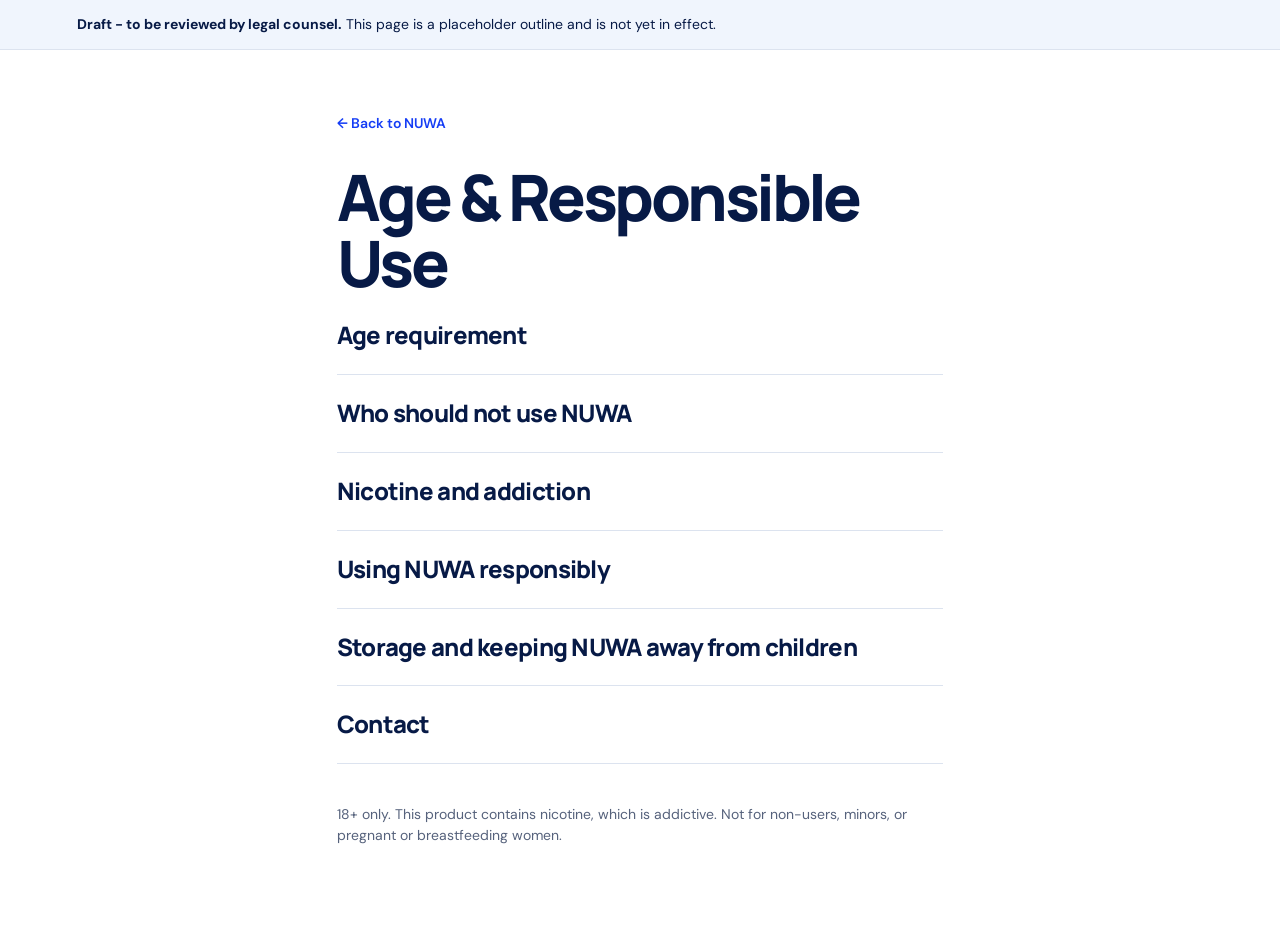
<file: responsible-use.html>
<!doctype html><html lang="en"><head><meta charset="UTF-8"><meta name="viewport" content="width=device-width,initial-scale=1"><meta name="robots" content="noindex"><meta name="description" content="Draft Age and Responsible Use for NUWA, pending legal review."><meta name="theme-color" content="#0528ed"><title>Age &amp; Responsible Use (draft) | NUWA</title><link rel="icon" type="image/svg+xml" href="data:image/svg+xml,%3Csvg xmlns='http://www.w3.org/2000/svg' viewBox='0 0 40 40'%3E%3Crect width='40' height='40' rx='10' fill='%230528ed'/%3E%3Ctext x='8' y='30' font-family='Arial' font-weight='900' font-size='28' fill='white'%3EN%3C/text%3E%3C/svg%3E"><link rel="preconnect" href="https://fonts.googleapis.com"><link rel="preconnect" href="https://fonts.gstatic.com" crossorigin><link rel="preload" as="style" href="https://fonts.googleapis.com/css2?family=DM+Sans:wght@400;500;600;700&family=Manrope:wght@400;500;600;700;800&display=swap" onload="this.onload=null;this.rel='stylesheet'"><noscript><link rel="stylesheet" href="https://fonts.googleapis.com/css2?family=DM+Sans:wght@400;500;600;700&family=Manrope:wght@400;500;600;700;800&display=swap"></noscript><link rel="stylesheet" href="style.css"></head><body class="policy-page"><div class="policy-draft" role="note"><strong>Draft - to be reviewed by legal counsel.</strong> This page is a placeholder outline and is not yet in effect.</div><main class="policy-main"><a class="policy-back" href="index.html">← Back to NUWA</a><h1>Age &amp; Responsible Use</h1><section><h2>Age requirement</h2></section><section><h2>Who should not use NUWA</h2></section><section><h2>Nicotine and addiction</h2></section><section><h2>Using NUWA responsibly</h2></section><section><h2>Storage and keeping NUWA away from children</h2></section><section><h2>Contact</h2></section><p class="policy-warning">18+ only. This product contains nicotine, which is addictive. Not for non-users, minors, or pregnant or breastfeeding women.</p></main></body></html>
</file>
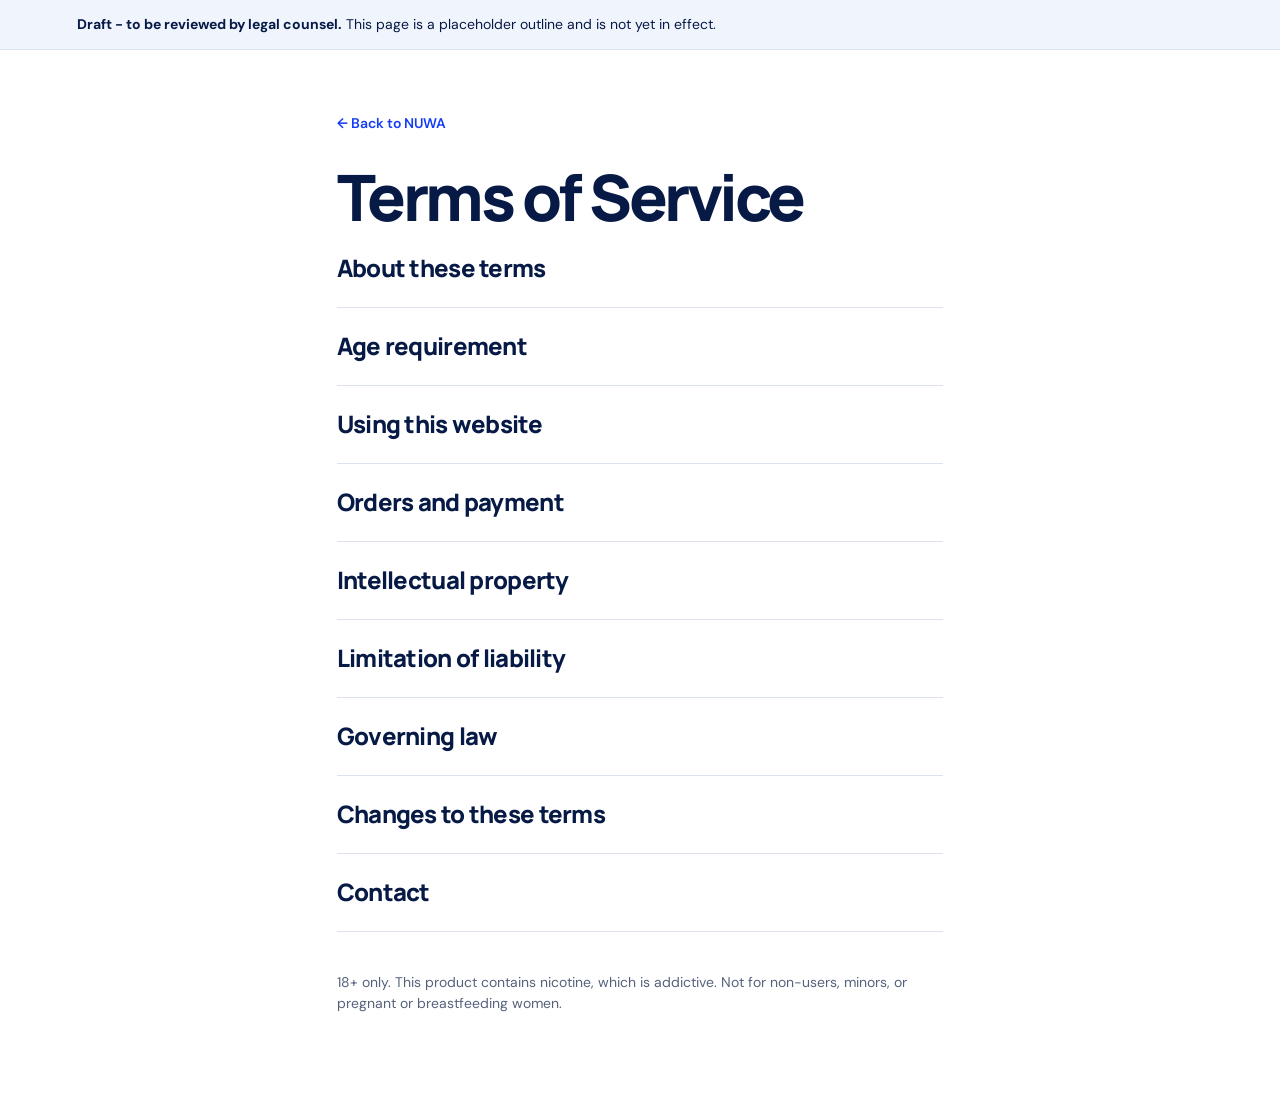
<file: terms.html>
<!doctype html><html lang="en"><head><meta charset="UTF-8"><meta name="viewport" content="width=device-width,initial-scale=1"><meta name="robots" content="noindex"><meta name="description" content="Draft Terms of Service for NUWA, pending legal review."><meta name="theme-color" content="#0528ed"><title>Terms of Service (draft) | NUWA</title><link rel="icon" type="image/svg+xml" href="data:image/svg+xml,%3Csvg xmlns='http://www.w3.org/2000/svg' viewBox='0 0 40 40'%3E%3Crect width='40' height='40' rx='10' fill='%230528ed'/%3E%3Ctext x='8' y='30' font-family='Arial' font-weight='900' font-size='28' fill='white'%3EN%3C/text%3E%3C/svg%3E"><link rel="preconnect" href="https://fonts.googleapis.com"><link rel="preconnect" href="https://fonts.gstatic.com" crossorigin><link rel="preload" as="style" href="https://fonts.googleapis.com/css2?family=DM+Sans:wght@400;500;600;700&family=Manrope:wght@400;500;600;700;800&display=swap" onload="this.onload=null;this.rel='stylesheet'"><noscript><link rel="stylesheet" href="https://fonts.googleapis.com/css2?family=DM+Sans:wght@400;500;600;700&family=Manrope:wght@400;500;600;700;800&display=swap"></noscript><link rel="stylesheet" href="style.css"></head><body class="policy-page"><div class="policy-draft" role="note"><strong>Draft - to be reviewed by legal counsel.</strong> This page is a placeholder outline and is not yet in effect.</div><main class="policy-main"><a class="policy-back" href="index.html">← Back to NUWA</a><h1>Terms of Service</h1><section><h2>About these terms</h2></section><section><h2>Age requirement</h2></section><section><h2>Using this website</h2></section><section><h2>Orders and payment</h2></section><section><h2>Intellectual property</h2></section><section><h2>Limitation of liability</h2></section><section><h2>Governing law</h2></section><section><h2>Changes to these terms</h2></section><section><h2>Contact</h2></section><p class="policy-warning">18+ only. This product contains nicotine, which is addictive. Not for non-users, minors, or pregnant or breastfeeding women.</p></main></body></html>
</file>
<file: style.css>
:root{--blue:#153df5;--navy:#041538;--ink:#071a46;--pale:#f0f5fd;--accent:#80ddff}*{box-sizing:border-box}html{scroll-behavior:smooth;scroll-padding-top:90px}body{margin:0;color:var(--ink);font-family:'DM Sans',sans-serif;font-size:16px;line-height:1.6}button,input,select,textarea{font:inherit}button,a,input,select,textarea{-webkit-tap-highlight-color:transparent}a{color:inherit;text-decoration:none}button{cursor:pointer}button:focus-visible,a:focus-visible{outline:3px solid #47bbff;outline-offset:5px}img{max-width:100%;display:block}h1,h2,h3,p{margin:0}h1,h2,h3{font-family:Manrope,sans-serif;line-height:1.04;letter-spacing:-.055em}h2{font-size:clamp(38px,5vw,72px);font-weight:800}h3{font-size:25px;letter-spacing:-.035em}p{margin:20px 0;color:inherit}header{height:92px;padding:0 5%;position:absolute;top:0;left:0;width:100%;z-index:20;display:flex;align-items:center;justify-content:space-between;color:#fff;border-bottom:1px solid #ffffff25}.logo{font-family:Manrope,sans-serif;font-weight:800;font-size:38px;letter-spacing:-.085em;font-style:italic;line-height:1}.logo span{font-size:12px;vertical-align:top;margin-left:5px;font-style:normal}nav{display:flex;gap:32px;font-size:14px}nav a{opacity:.85}nav a:hover{opacity:1}.button{display:inline-flex;justify-content:center;align-items:center;min-height:50px;padding:13px 26px;border-radius:50px;border:1px solid #ffffff70;background:transparent;color:inherit;font-weight:600;font-size:14px;transition:transform .25s,box-shadow .25s}.button:hover{transform:translateY(-3px);box-shadow:0 8px 24px #00164d24}.small{min-height:42px;padding:9px 25px}.white{background:white;color:var(--ink);border-color:white}.blue-button{background:var(--blue);color:#fff;border-color:var(--blue)}.menu{display:none}.eyebrow{font-size:12px;letter-spacing:.16em;font-weight:700;display:block;line-height:1.5}.ticker{--ticker-duration:27s;height:var(--ticker-h);display:flex;align-items:center;overflow:hidden;background:var(--blue);color:#fff;font-size:16px;letter-spacing:.12em;font-weight:700;white-space:nowrap}.ticker span{display:block;animation:marquee var(--ticker-duration) linear infinite;width:max-content}.section{padding:100px 7%}.blue{color:var(--blue)}.intro-grid{display:grid;grid-template-columns:1.5fr 1fr;gap:8%;margin-top:35px}.intro-grid p{max-width:460px;margin-top:0;color:#56627c}.intro-media{margin:0}.intro-media img{width:100%;height:auto;aspect-ratio:1;object-fit:cover;border-radius:8px;box-shadow:0 20px 55px #00164d24}.under-link{display:inline-block;font-size:14px;font-weight:700;border-bottom:1px solid;padding-bottom:5px;margin-top:10px}.qualities{display:flex;justify-content:space-between;margin-top:65px;padding-top:25px;border-top:1px solid #dce3ef;font-size:12px;font-weight:700;letter-spacing:.14em}.section-heading{display:flex;justify-content:space-between;align-items:end;gap:35px}.section-heading h2{margin-top:22px}.section-heading>p{color:#65718a;margin:0}.lifestyle i,.social i{font-style:normal;color:#88d9ff}.story-grid{display:grid;grid-template-columns:1fr 1.1fr;gap:9%;margin-top:35px}.story-grid p{color:#65718a}.story-grid .lead{font-size:25px;line-height:1.4;color:var(--ink);margin-top:0}.story-values{display:grid;grid-template-columns:repeat(3,1fr);gap:25px;border-top:1px solid #dce3ef;padding-top:30px;margin-top:36px}.story-values span{font-size:12px;color:var(--blue);display:block;margin-bottom:15px}.story-values strong{font-size:14px}.story-values p{font-size:13px;margin:10px 0 0;line-height:1.5}.lifestyle{height:680px;position:relative;background:#0b466a;color:white}.lifestyle>img{width:100%;height:100%;object-fit:cover;object-position:50% 50%}.lifestyle:after{content:'';position:absolute;inset:0;background:linear-gradient(0deg,#001e45d9,transparent 18%),linear-gradient(90deg,#001e45e6,#001e45b3 35%,#001e4540 65%,transparent 90%)}.lifestyle>div{position:absolute;z-index:2;top:90px;left:7%}.lifestyle h2{font-size:clamp(48px,5.6vw,80px);margin-top:30px}.lifestyle p{max-width:280px}.photo-note{position:absolute;bottom:25px;right:5%;z-index:2;font-size:10px;letter-spacing:.1em}.partner-grid{display:grid;grid-template-columns:repeat(3,1fr);gap:45px;margin:60px 0 30px}.partner-grid article{border-top:1px solid #dce3ef;padding-top:25px}.partner-grid span{font-size:11px;letter-spacing:.1em;color:var(--blue)}.partner-grid h3{margin-top:22px;font-size:28px;max-width:250px}.partner-grid p{color:#65718a;font-size:15px}.opportunity{background:var(--navy);color:white}.outline-tag{border:1px solid #ffffff40;padding:9px 13px;border-radius:30px;font-size:10px;letter-spacing:.08em;white-space:nowrap}.investor-grid{display:grid;grid-template-columns:1fr 1fr;gap:10%;margin-top:65px}.investor-grid h3{font-size:30px}.investor-grid p{color:#aabbd8}.investor-grid .button{margin-top:10px}.research{padding:30px;border:1px solid #ffffff24;background:#ffffff04}.research h3{font-size:20px;letter-spacing:-.02em;margin-bottom:15px}.research>div{padding:17px 0;border-top:1px solid #ffffff20;display:flex;flex-direction:column;gap:5px}.research span{font-size:15px}.research small{font-size:12px;color:#91a9cd}.roadmap-label{display:flex;justify-content:space-between;margin-top:70px;font-size:11px;letter-spacing:.12em}.roadmap-label span{letter-spacing:0;color:#91a9cd}.roadmap{display:grid;grid-template-columns:repeat(5,1fr);list-style:none;padding:0;margin:24px 0 0}.roadmap li{border-top:1px solid #5281b4;padding:22px 18px 0 0;font-size:14px}.roadmap li span{display:block;font-size:11px;color:#7b9ecc;margin-bottom:12px}.vision h2{margin-top:35px;font-size:clamp(48px,6.5vw,92px)}.vision-bottom{display:grid;grid-template-columns:1fr 1fr 1fr;gap:40px;align-items:start;border-top:1px solid #dce3ef;margin-top:50px;padding-top:30px}.vision-bottom p{margin:0;font-size:15px}.vision-bottom .eyebrow{margin-bottom:10px}.muted{color:#6b7891}.social{background:var(--blue);color:#fff;text-align:center}.social h2{font-size:clamp(55px,7.5vw,105px);margin-top:30px}.social-words{display:flex;flex-wrap:wrap;justify-content:center;gap:12px;margin:40px 0}.social-words span{border:1px solid #ffffff60;border-radius:40px;padding:8px 23px;font-size:14px}.social p{color:#dce5ff}.contact{display:grid;grid-template-columns:1fr 1fr;gap:9%;background:#f1f5fc}.contact h2{margin-top:35px;font-size:clamp(50px,6vw,90px)}.lead{font-size:24px;line-height:1.5}form{background:white;padding:35px;border-radius:8px}form>p{color:#65718a;font-size:14px;margin:12px 0 22px}label{display:block;font-size:12px;font-weight:600;margin:15px 0}input,select,textarea{display:block;width:100%;border:1px solid #dbe2ef;background:#fafcff;border-radius:4px;padding:11px;color:var(--ink);font-size:14px;margin-top:7px}textarea{resize:vertical}.form-row{display:grid;grid-template-columns:1fr 1fr;gap:15px}.form-note{font-size:12px!important;margin-bottom:0}#form-result{font-size:14px;margin-top:15px}#form-result a{color:var(--blue);text-decoration:underline}.reveal{opacity:0;transform:translateY(24px);transition:opacity .75s,transform .75s}.reveal.visible{opacity:1;transform:translateY(0)}@keyframes rise{from{opacity:0;transform:translateY(25px)}to{opacity:1;transform:none}}@keyframes marquee{to{transform:translateX(-20%)}}
:root{--nav-h:92px;--ticker-h:64px}/* Hero. The photo is ONE line: --hero-bg (text-free hero-bg.webp, made from HeroSection.jpeg with the baked-in text removed). Set it to none for the gradient only; the navy/blue gradient also shows while the photo loads. */.hero{--hero-bg:url(assets/hero-bg.webp);position:relative;isolation:isolate;display:flex;align-items:center;height:calc(100vh - var(--ticker-h));height:calc(100svh - var(--ticker-h));min-height:540px;padding:var(--nav-h) 6.4% clamp(20px,4svh,48px);background:var(--navy);color:#fff;overflow:hidden}.hero-bg{position:absolute;inset:0;z-index:-2;background:var(--hero-bg) 100% 50%/cover no-repeat,linear-gradient(115deg,var(--navy),#001c53 45%,var(--blue));animation:hero-zoom 8s cubic-bezier(.2,.7,.2,1) both}.hero:after{content:'';position:absolute;inset:0;z-index:-1;pointer-events:none;background:linear-gradient(90deg,color-mix(in srgb,var(--navy) 35%,transparent),color-mix(in srgb,var(--navy) 15%,transparent) 32%,transparent 55%)}.hero-copy{position:relative;width:min(45%,640px)}.hero-copy>*{animation:hero-up .6s cubic-bezier(.2,.7,.2,1) both}.hero-copy>:nth-child(2){animation-delay:.1s}.hero-copy>:nth-child(3){animation-delay:.2s}.hero-copy>:nth-child(4){animation-delay:.3s}.hero-copy>:nth-child(5){animation-delay:.4s}.hero .eyebrow{color:#fff;font-size:clamp(12px,.9vw,14px);font-weight:400;letter-spacing:.2em}.hero h1{margin-top:clamp(12px,2.4svh,22px);font-size:clamp(2.5rem,min(4.4vw,11svh),5rem);font-weight:700;line-height:1.05;letter-spacing:-.04em;white-space:nowrap}.hero h1 em{font-style:normal;color:var(--accent)}.hero-copy>p{max-width:27em;margin:clamp(16px,3svh,28px) 0 clamp(22px,4.5svh,40px);color:rgb(255 255 255/.9);font-size:clamp(16px,1.3vw,21px);line-height:1.6}.hero-actions{display:flex;flex-wrap:wrap;gap:clamp(14px,1.4vw,22px)}.hero .button{min-height:57px;padding:0 36px;font-size:17px;font-weight:600;transition:transform .25s,box-shadow .25s,background-color .25s}.hero .button.white{background:var(--pale);border-color:var(--pale);color:var(--navy)}.hero .button.white:hover{transform:translateY(-2px);box-shadow:0 10px 28px rgb(0 10 40/.35)}.hero .button:not(.white){border-color:rgb(255 255 255/.45)}.hero .button:not(.white):hover{transform:none;box-shadow:none;background:rgb(255 255 255/.12)}.hero-features{display:flex;list-style:none;margin:clamp(24px,4.5svh,42px) 0 0;padding:0;color:rgb(255 255 255/.85);font-size:13.5px;font-weight:600;letter-spacing:.2em;text-transform:uppercase;white-space:nowrap}.hero-features li{display:flex;align-items:center}.hero-features li+li:before{content:'';width:1px;height:14px;margin:0 clamp(14px,1.6vw,24px);background:rgb(255 255 255/.3)}@keyframes hero-up{from{opacity:0;transform:translateY(18px)}to{opacity:1;transform:none}}@keyframes hero-zoom{from{transform:scale(1.06)}to{transform:none}}@media(max-width:1000px){.hero{align-items:flex-start;padding-top:calc(var(--nav-h) + clamp(20px,4svh,40px));padding-inline:5%}.hero-bg{top:45%;background-position:88% 100%,0 0}.hero:after{background:linear-gradient(180deg,var(--navy) 47%,color-mix(in srgb,var(--navy) 55%,transparent) 58%,transparent 72%)}.hero-copy{width:100%;max-width:640px}}@media(max-width:1000px) and (max-height:540px){.hero{height:auto;min-height:0}}@media(max-width:700px){.hero h1{font-size:clamp(2.5rem,10vw,3rem);white-space:normal}.hero-copy>p{font-size:16px}.hero .button{flex:1 1 140px;padding:0 20px;font-size:16px}.hero-features{display:grid;grid-template-columns:repeat(2,max-content);gap:12px 32px;font-size:12px;letter-spacing:.16em}.hero-features li+li:before{display:none}.hero-bg{top:56%}.hero:after{background:linear-gradient(180deg,var(--navy) 57%,color-mix(in srgb,var(--navy) 60%,transparent) 64%,transparent 76%)}}.cv-off main>section{content-visibility:visible!important}


@media(max-width:700px){:root{--nav-h:75px;--ticker-h:50px}}
.about{background:var(--pale);display:grid;grid-template-columns:1fr 1fr;gap:8%;align-items:center}.about-media{order:-1;position:relative}.about-media:before{content:'';position:absolute;inset:0;transform:translate(18px,18px);border-radius:8px;background:var(--accent);opacity:.25}.about-media img{position:relative;width:100%;height:auto;aspect-ratio:4/3;object-fit:cover;border-radius:8px;box-shadow:0 20px 55px #00164d24}.about-copy h2{font-size:clamp(38px,4.2vw,60px);margin-top:22px}.about-copy>p{color:#56627c;max-width:540px}.about-highlights{list-style:none;margin:32px 0 0;padding:24px 0 0;border-top:1px solid #dce3ef;display:grid;grid-template-columns:repeat(3,1fr);gap:24px}.about-highlights svg{display:block;width:26px;height:26px;color:var(--blue);margin-bottom:12px}.about-highlights strong{display:block;font-family:Manrope,sans-serif;font-size:16px;letter-spacing:-.02em}.about-highlights span{display:block;margin-top:4px;font-size:13px;line-height:1.5;color:#56627c}.about-note{font-size:13px;color:#56627c;margin:26px 0 10px}
@media(max-width:1000px){.about{grid-template-columns:1fr;gap:45px}.about-media{order:0}}
@media(max-width:700px){.about-media:before{transform:translate(10px,10px)}.about-highlights{grid-template-columns:1fr;gap:18px}.about-highlights li{display:grid;grid-template-columns:26px 1fr;column-gap:14px}.about-highlights svg{grid-row:span 2;margin:2px 0 0}.about-highlights span{margin-top:2px}}
.product-grid{list-style:none;padding:0;margin:50px 0 0;display:grid;grid-template-columns:repeat(3,minmax(0,1fr));gap:28px}.product-item.reveal{transition-delay:calc(var(--i)*.12s)}.product-card{height:100%;display:flex;flex-direction:column;background:#fff;border:1px solid #dce3ef;border-radius:8px;overflow:hidden;box-shadow:0 20px 55px #16397508;transition:transform .25s,box-shadow .25s}@media(hover:hover){.product-card:hover{transform:translateY(-6px);box-shadow:0 8px 24px #00164d24}}.product-art{position:relative;background:var(--pale);padding:36px 22% 30px}.product-art:before{content:'';position:absolute;inset:6% 12%;border-radius:50%;background:radial-gradient(closest-side,var(--tint),transparent);opacity:.22;filter:blur(24px)}.product-art img{position:relative;width:100%;height:auto;aspect-ratio:1;filter:drop-shadow(0 14px 20px #00164d24)}.product-body{flex:1;display:flex;flex-direction:column;align-items:flex-start;padding:26px 28px 30px}.product-body h3{font-size:30px}.product-note{color:#56627c;font-size:15px;margin:10px 0 18px}.product-strength{display:inline-block;background:var(--blue);color:#fff;border-radius:30px;padding:7px 14px;font-size:12px;font-weight:700;letter-spacing:.12em;line-height:1.4}.product-pack{font-size:14px;font-weight:600;margin:14px 0 22px}.product-body .button{margin-top:auto;width:100%}.flavors-soon{margin-top:28px;display:flex;align-items:center;gap:22px;background:#fff;border:1px dashed #c3cfe6;border-radius:8px;padding:24px 28px}.flavors-soon-icon{flex:none;display:grid;place-items:center;width:56px;height:56px;border-radius:50%;background:var(--pale);color:var(--blue)}.flavors-soon-icon svg{width:28px;height:28px}.flavors-soon h3{margin-top:6px;font-size:22px}.flavors-soon p{margin:6px 0 0;color:#56627c;font-size:15px}.strength-guide{margin-top:56px;background:var(--pale);border-radius:8px;padding:34px 38px;display:grid;grid-template-columns:1fr 1.4fr;gap:40px}.strength-guide h3{font-size:26px}.strength-guide>div>p{color:#56627c;font-size:15px;margin:14px 0 0}.guide-rows{list-style:none;margin:0;padding:0;display:grid;gap:16px}.guide-rows li{display:grid;grid-template-columns:24px 1fr;gap:14px;font-size:15px;line-height:1.5}.guide-rows svg{width:24px;height:24px;color:var(--blue)}.products-warning{margin:24px 0 0;font-size:13px;line-height:1.5;color:#56627c}
@media(max-width:1000px){.product-grid{grid-template-columns:repeat(2,minmax(0,1fr));gap:22px}.strength-guide{grid-template-columns:1fr;gap:24px}}
@media(max-width:700px){.product-grid{grid-template-columns:minmax(0,1fr);margin-top:35px}.product-art{padding:28px 26% 22px}.product-body{padding:22px 22px 26px}.product-body h3{font-size:26px}.strength-guide{margin-top:40px;padding:26px 22px}.flavors-soon{margin-top:22px;align-items:flex-start;gap:16px;padding:20px}.flavors-soon-icon{width:46px;height:46px}.flavors-soon-icon svg{width:24px;height:24px}.flavors-soon h3{font-size:20px}.strength-guide h3{font-size:22px}}




.ql{background:var(--pale)}.ql-head{max-width:720px}.ql-head h2{margin-top:22px}.ql-head>p{max-width:600px;color:#56627c}.ql-meta{display:flex;flex-wrap:wrap;align-items:center;gap:10px}.ql-badge{position:relative;overflow:hidden;display:inline-flex;align-items:center;gap:8px;background:var(--blue);color:#fff;border-radius:30px;padding:7px 14px;font-size:12px;font-weight:700;letter-spacing:.12em;line-height:1.4;text-transform:uppercase}.ql-badge svg{width:14px;height:14px;flex:none}.ql-badge:after{content:'';position:absolute;top:0;bottom:0;left:0;width:60%;background:linear-gradient(100deg,transparent,#ffffff70,transparent);transform:translateX(-120%);pointer-events:none}.ql-pill{border:1px solid #ced8eb;border-radius:30px;padding:7px 14px;font-size:12px;font-weight:600;line-height:1.4;color:var(--ink)}.ql-body{display:grid;grid-template-columns:minmax(0,1fr) minmax(0,1fr);gap:6%;align-items:start;margin-top:55px}.ql-body>.ql-solo{grid-column:1/-1}.ql-body h3,.ql-standards h3{font-size:26px}.ql-panel{background:#fff;border:1px solid #dce3ef;border-radius:8px;padding:34px;box-shadow:0 20px 55px #16397508}.ql-panel .ql-badge{margin-bottom:20px}.ql-ingredients{list-style:none;padding:0;margin:22px 0 0}.ql-ingredients li{display:grid;gap:4px;padding:16px 0;border-top:1px solid #dce3ef}.ql-ingredients strong{font-size:16px}.ql-ingredients span,.ql-step p,.ql-standard span{font-size:14px;line-height:1.5;color:#56627c}.ql-steps{position:relative;list-style:none;padding:0;margin:26px 0 0;display:grid;gap:28px}.ql-steps:before{content:'';position:absolute;left:19.5px;top:20px;bottom:20px;width:1px;background:linear-gradient(var(--blue),#ced8eb);transform-origin:top}.ql-steps li{position:relative;display:grid;grid-template-columns:40px minmax(0,1fr);gap:18px}.ql-node{position:relative;width:40px;height:40px;border-radius:50%;background:#fff;border:1px solid var(--blue);color:var(--blue);display:grid;place-items:center;font-size:13px;font-weight:700;font-variant-numeric:tabular-nums}.ql-node:after{content:'';position:absolute;inset:-1px;border-radius:50%;box-shadow:0 0 0 6px #80ddff66;opacity:0;pointer-events:none}.ql-step strong{display:block;padding-top:8px;font-family:Manrope,sans-serif;font-size:18px;letter-spacing:-.02em}.ql-step p{margin:6px 0 0;font-size:15px}.ql-standards{margin-top:60px;padding-top:40px;border-top:1px solid #dce3ef}.ql-standards-top{display:flex;flex-wrap:wrap;justify-content:space-between;align-items:center;gap:20px}.ql-docs{border-color:var(--ink);color:var(--ink)}.ql-standard-grid{list-style:none;padding:0;margin:26px 0 0;display:grid;grid-template-columns:repeat(auto-fit,minmax(220px,1fr));gap:20px}.ql-standard{position:relative;height:100%;background:#fff;border:1px solid #dce3ef;border-radius:8px;padding:24px;transition:transform .3s cubic-bezier(.2,.7,.2,1)}.ql-standard:after{content:'';position:absolute;inset:0;border-radius:inherit;box-shadow:0 18px 44px #80ddff40;opacity:0;transition:opacity .3s;pointer-events:none}.ql-standard svg{display:block;width:30px;height:30px;margin-bottom:16px;color:var(--blue)}.ql-standard strong{display:block;font-size:16px}.ql-standard span{display:block;margin-top:4px}.ql-note{margin:50px 0 0;font-size:13px;line-height:1.5;color:#56627c}@media(hover:hover){.ql-standard:hover{transform:translateY(-4px)}.ql-standard:hover:after{opacity:1}.ql-standard:hover svg{animation:ql-bob .8s ease-in-out}}.ql-ready .ql-rise,.ql-ready .ql-ingredients li,.ql-ready .ql-step,.ql-ready .ql-standard-item,.ql-ready .ql-docs{opacity:0}.ql-ready .ql-steps:before{transform:scaleY(0)}.ql-ready .ql-node{opacity:0;transform:scale(.8)}.ql-ready .ql-head.is-in .ql-rise{animation:ql-up .8s cubic-bezier(.2,.7,.2,1) calc(var(--d)*.1s) both}.ql-ready .is-in .ql-badge:after{animation:ql-shine 1.1s ease-in-out .7s forwards}.ql-ready .ql-panel.is-in .ql-ingredients li{animation:ql-slide .6s cubic-bezier(.2,.7,.2,1) calc(var(--i)*.08s + .15s) both}.ql-ready .ql-timeline.is-in .ql-steps:before{animation:ql-line 1.4s cubic-bezier(.6,0,.2,1) forwards}.ql-ready .ql-timeline.is-in .ql-node{animation:ql-pop .5s cubic-bezier(.2,.7,.2,1) var(--t) both}.ql-ready .ql-timeline.is-in .ql-node:after{animation:ql-pulse .9s ease-out calc(var(--t) + .2s)}.ql-ready .ql-timeline.is-in .ql-step{animation:ql-slide .6s cubic-bezier(.2,.7,.2,1) var(--t) both}.ql-ready .ql-standards.is-in .ql-standard-item{animation:ql-up .7s cubic-bezier(.2,.7,.2,1) calc(var(--i)*.1s) both}.ql-ready .ql-standards.is-in .ql-docs{animation:ql-up .7s cubic-bezier(.2,.7,.2,1) .1s both}@keyframes ql-up{from{opacity:0;transform:translateY(24px)}to{opacity:1;transform:none}}@keyframes ql-slide{from{opacity:0;transform:translateX(-12px)}to{opacity:1;transform:none}}@keyframes ql-line{to{transform:scaleY(1)}}@keyframes ql-pop{from{opacity:0;transform:scale(.8)}to{opacity:1;transform:none}}@keyframes ql-pulse{0%{opacity:.9;transform:scale(1)}100%{opacity:0;transform:scale(1.5)}}@keyframes ql-shine{to{transform:translateX(260%)}}@keyframes ql-bob{0%,100%{transform:none}40%{transform:translateY(-4px)}70%{transform:translateY(1px)}}
@media(max-width:1000px){.ql-body{grid-template-columns:minmax(0,1fr);gap:45px}}
@media(max-width:700px){.ql-body{margin-top:40px}.ql-panel{padding:24px}.ql-body h3,.ql-standards h3{font-size:22px}.ql-standards{margin-top:45px;padding-top:32px}.ql-docs{width:100%}.ql-note{margin-top:40px}}
@media(prefers-reduced-motion:reduce){.ql-rise,.ql-ingredients li,.ql-step,.ql-standard-item,.ql-docs,.ql-node{opacity:1!important;transform:none!important}.ql-steps:before{transform:none!important}.ql-badge:after{display:none}.ql-standard{transition:none}}
.age-gate{display:none}.js:not(.age-ok),.js:not(.age-ok) body{overflow:hidden}.js:not(.age-ok) .age-gate{position:fixed;inset:0;z-index:100;display:grid;place-items:center;padding:16px;background:#001333aa;-webkit-backdrop-filter:blur(5px);backdrop-filter:blur(5px)}.age-card{width:min(520px,100%);max-height:calc(100dvh - 32px);overflow:auto;background:#fff;color:var(--ink);border-radius:12px;padding:38px;box-shadow:0 20px 100px #00194f40;text-align:center;animation:age-in .5s cubic-bezier(.2,.7,.2,1) backwards}.age-card:focus{outline:none}.age-logo{display:inline-block;color:var(--blue);animation:age-fade .5s ease .05s backwards}.age-card h2{margin-top:18px;font-size:clamp(30px,5vw,40px);animation:age-rise .5s cubic-bezier(.2,.7,.2,1) .15s backwards}#age-desc{margin:14px 0 26px;color:#56627c;animation:age-rise .5s cubic-bezier(.2,.7,.2,1) .22s backwards}.age-actions{display:flex;flex-wrap:wrap;justify-content:center;gap:12px}.age-actions .button{flex:1 1 180px;animation:age-rise .5s cubic-bezier(.2,.7,.2,1) calc(.3s + var(--i)*.08s) backwards}.age-no{border-color:var(--ink);color:var(--ink)}.age-warning{margin:24px 0 0;font-size:12px;line-height:1.5;color:#56627c;animation:age-fade .5s ease .5s backwards}.age-gate.is-leaving{animation:age-out-fade .45s ease .15s forwards}.age-gate.is-leaving .age-card{animation:age-out .3s ease forwards}@keyframes age-in{from{opacity:0;transform:scale(.96)}}@keyframes age-fade{from{opacity:0}}@keyframes age-rise{from{opacity:0;transform:translateY(10px)}}@keyframes age-out{to{opacity:0;transform:scale(.98)}}@keyframes age-out-fade{to{opacity:0}}
@media(max-width:700px){.age-card{padding:26px}}
@media(prefers-reduced-motion:reduce){.age-card,.age-card *,.age-gate.is-leaving{animation:none}}
.st-top{display:grid;grid-template-columns:minmax(0,1.1fr) minmax(0,.9fr);gap:8%;align-items:start;margin-top:22px}.st-top.st-solo{grid-template-columns:minmax(0,1fr)}.st-solo .st-text{max-width:760px}.st-title .st-line{display:block;overflow:hidden;padding-bottom:.08em;margin-bottom:-.08em}.st-title .st-line>span{display:block}.st-p{max-width:560px;color:#56627c}.st-callout{position:relative;overflow:hidden;margin-top:30px;padding:24px 26px;background:var(--pale);border-left:3px solid var(--blue);border-radius:8px}.st-callout:after{content:'';position:absolute;top:0;bottom:0;left:0;width:45%;background:linear-gradient(100deg,transparent,#ffffff70,transparent);transform:translateX(-120%);pointer-events:none}.st-callout span{display:block;font-size:12px;font-weight:700;letter-spacing:.14em;text-transform:uppercase;color:var(--blue)}.st-callout p{margin:8px 0 0;font-size:17px;line-height:1.5}.st-founders{list-style:none;padding:0;margin:0;display:grid;gap:18px}.st-founders li:nth-child(even){margin-left:36px}.st-founder{display:grid;grid-template-columns:112px minmax(0,1fr);gap:22px;align-items:start;background:#fff;border:1px solid #dce3ef;border-radius:8px;padding:22px;box-shadow:0 20px 55px #16397508}.st-founder.st-no-photo{grid-template-columns:minmax(0,1fr)}.st-photo{position:relative;overflow:hidden;width:112px;height:140px;border-radius:8px;background:var(--pale)}.st-photo img{width:100%;height:100%;object-fit:cover;transform:translateY(var(--py,0px)) scale(1.2);will-change:transform}.st-photo:after{content:'';position:absolute;inset:0;background:var(--pale);transform:scaleX(0);transform-origin:right}.st-founder h3{font-size:20px}.st-role{display:block;margin-top:2px;font-size:13px;color:#56627c}.st-founder blockquote{margin:12px 0 0;font-size:15px;line-height:1.5}.st-miles{position:relative;list-style:none;padding:0;margin:70px 0 0;display:grid;grid-template-columns:repeat(var(--n),minmax(0,1fr));gap:24px}.st-miles:before{content:'';position:absolute;left:0;right:0;top:20px;height:1px;background:linear-gradient(90deg,var(--blue),#ced8eb);transform-origin:left}.st-node{position:relative;display:block;width:40px;height:40px;border-radius:50%;background:#fff;border:1px solid var(--blue)}.st-node:before{content:'';position:absolute;inset:14px;border-radius:50%;background:var(--blue)}.st-node:after{content:'';position:absolute;inset:-1px;border-radius:50%;box-shadow:0 0 0 6px #80ddff66;opacity:0;pointer-events:none}.st-miles strong{display:block;margin-top:16px;font-family:Manrope,sans-serif;font-size:22px;letter-spacing:-.03em;color:var(--blue)}.st-miles p{margin:6px 0 0;font-size:14px;line-height:1.5;color:#56627c}.st-values{list-style:none;padding:0;margin:60px 0 0;display:grid;grid-template-columns:repeat(auto-fit,minmax(240px,1fr));gap:22px}.st-value{height:100%;padding:28px;background:var(--pale);border-radius:8px}.st-value h3{font-size:20px}.st-value p{margin:10px 0 0;font-size:15px;color:#56627c}.st-ready .st-title .st-line>span{transform:translateY(105%)}.st-ready .st-p,.st-ready .st-callout,.st-ready .st-founders li,.st-ready .st-miles li,.st-ready .st-value{opacity:0}.st-ready .st-photo:after{transform:scaleX(1)}.st-ready .st-miles:before{transform:scaleX(0)}.st-ready .st-node{transform:scale(.8)}.st-ready .st-title.is-in .st-line>span{animation:st-mask .9s cubic-bezier(.2,.7,.2,1) calc(var(--i)*.1s) both}.st-ready .st-text.is-in .st-p{animation:st-up .8s cubic-bezier(.2,.7,.2,1) calc(var(--i)*.1s + .2s) both}.st-ready .st-text.is-in .st-callout{animation:st-up .8s cubic-bezier(.2,.7,.2,1) calc(var(--i)*.1s + .2s) both}.st-ready .st-text.is-in .st-callout:after{animation:st-shine 1.2s ease-in-out calc(var(--i)*.1s + 1s) forwards}.st-ready .st-founders li.is-in{animation:st-up .8s cubic-bezier(.2,.7,.2,1) both}.st-ready .st-founders li.is-in .st-photo:after{animation:st-curtain .9s cubic-bezier(.6,0,.2,1) .2s forwards}.st-ready .st-miles.is-in:before{animation:st-draw-x 1.4s cubic-bezier(.6,0,.2,1) forwards}.st-ready .st-miles.is-in li{animation:st-up .6s cubic-bezier(.2,.7,.2,1) var(--t) both}.st-ready .st-miles.is-in .st-node{animation:st-pop .5s cubic-bezier(.2,.7,.2,1) var(--t) both}.st-ready .st-miles.is-in .st-node:after{animation:st-pulse .9s ease-out calc(var(--t) + .2s)}.st-ready .st-values.is-in .st-value{animation:st-up .7s cubic-bezier(.2,.7,.2,1) calc(var(--i)*.1s) both}@keyframes st-mask{from{transform:translateY(105%)}to{transform:none}}@keyframes st-up{from{opacity:0;transform:translateY(20px)}to{opacity:1;transform:none}}@keyframes st-shine{to{transform:translateX(330%)}}@keyframes st-curtain{from{transform:scaleX(1)}to{transform:scaleX(0)}}@keyframes st-draw-x{from{transform:scaleX(0)}to{transform:scaleX(1)}}@keyframes st-draw-y{from{transform:scaleY(0)}to{transform:scaleY(1)}}@keyframes st-pop{from{transform:scale(.8)}to{transform:none}}@keyframes st-pulse{0%{opacity:.9;transform:scale(1)}100%{opacity:0;transform:scale(1.5)}}
@media(max-width:1000px){.st-top{grid-template-columns:minmax(0,1fr);gap:45px}.st-founders li:nth-child(even){margin-left:24px}}
@media(max-width:700px){.st-founders li:nth-child(even){margin-left:0}.st-founder{grid-template-columns:96px minmax(0,1fr);gap:16px;padding:18px}.st-photo{width:96px;height:120px}.st-miles{grid-template-columns:minmax(0,1fr);gap:22px;margin-top:50px}.st-miles:before{left:19.5px;right:auto;top:20px;bottom:20px;width:1px;height:auto;background:linear-gradient(var(--blue),#ced8eb);transform-origin:top}.st-miles li{display:grid;grid-template-columns:40px minmax(0,1fr);column-gap:18px}.st-node{grid-row:span 2}.st-miles strong{margin-top:6px}.st-ready .st-miles:before{transform:scaleY(0)}.st-ready .st-miles.is-in:before{animation-name:st-draw-y}.st-values{margin-top:45px}}
@media(prefers-reduced-motion:reduce){.st-title .st-line>span,.st-p,.st-callout,.st-founders li,.st-miles li,.st-value,.st-node{opacity:1!important;transform:none!important}.st-photo:after,.st-callout:after{display:none}.st-miles:before{transform:none!important}.st-photo img{transform:scale(1.2)!important}}
.pf-head h2{margin-top:22px}.pf-block{margin-top:60px}.pf-block h3{font-size:26px}.pf-stats{list-style:none;padding:0;margin:50px 0 0;display:grid;grid-template-columns:repeat(auto-fit,minmax(180px,1fr));gap:24px}.pf-stats li{padding-top:22px;border-top:1px solid #dce3ef}.pf-stats strong{display:block;font-family:Manrope,sans-serif;font-weight:800;font-size:clamp(40px,4.5vw,64px);line-height:1;letter-spacing:-.05em;font-variant-numeric:tabular-nums}.pf-stats span{display:block;margin-top:12px;font-size:12px;font-weight:700;letter-spacing:.14em;text-transform:uppercase;color:#56627c}.pf-carousel-top{display:flex;justify-content:space-between;align-items:center;gap:20px}.pf-arrows{display:flex;gap:10px}.pf-arrows button{width:44px;height:44px;display:grid;place-items:center;border:1px solid #ced8eb;border-radius:50%;background:#fff;color:var(--ink);transition:opacity .25s}.pf-arrows button:disabled{opacity:.4;cursor:default}.pf-arrows svg{width:18px;height:18px}.pf-track{list-style:none;margin:22px 0 0;padding:10px 2px 18px;display:flex;gap:22px;overflow-x:auto;scroll-snap-type:x mandatory;overscroll-behavior-x:contain;scrollbar-width:thin}.pf-track:focus-visible{outline:3px solid #47bbff;outline-offset:4px}.pf-track>li{flex:0 0 min(420px,85%);scroll-snap-align:start}.pf-quote{height:100%;margin:0;display:flex;flex-direction:column;padding:30px;background:var(--pale);border-radius:8px;transform:scale(.96);transition:transform .45s cubic-bezier(.2,.7,.2,1)}.pf-quote.is-active{transform:none}.pf-quote blockquote{margin:0;font-size:18px;line-height:1.55}.pf-quote figcaption{margin-top:auto;padding-top:20px}.pf-quote figcaption strong{display:block;font-size:15px}.pf-quote figcaption span{font-size:13px;color:#56627c}.pf-stars{display:flex;gap:3px;margin-bottom:14px;color:var(--blue)}.pf-stars svg{width:16px;height:16px}.pf-marquee{margin-top:26px;overflow:hidden;-webkit-mask-image:linear-gradient(90deg,transparent,#000 8%,#000 92%,transparent);mask-image:linear-gradient(90deg,transparent,#000 8%,#000 92%,transparent)}.pf-marquee-track{display:flex;width:max-content;animation:pf-marquee var(--pf-duration) linear infinite}.pf-marquee:hover .pf-marquee-track,.pf-marquee:focus-within .pf-marquee-track{animation-play-state:paused}.pf-logos{list-style:none;margin:0;padding:0 56px 0 0;display:flex;align-items:center;gap:56px}.pf-logos li{display:flex;align-items:center;height:64px}.pf-logos img{height:40px;width:auto;max-width:160px;object-fit:contain;filter:grayscale(1);opacity:.6;transition:opacity .3s}.pf-logos li:hover img{filter:none;opacity:1}.pf-logos .pf-name{font-family:Manrope,sans-serif;font-size:20px;font-weight:800;letter-spacing:-.03em;color:#56627c;white-space:nowrap}.pf-press{list-style:none;padding:0;margin:26px 0 0;display:grid;grid-template-columns:repeat(auto-fit,minmax(260px,1fr));gap:22px}.pf-press-card{display:flex;flex-direction:column;height:100%;padding:26px;background:#fff;border:1px solid #dce3ef;border-radius:8px;box-shadow:0 20px 55px #16397508;transition:transform .3s cubic-bezier(.2,.7,.2,1)}.pf-press-card span{font-size:11px;font-weight:700;letter-spacing:.14em;text-transform:uppercase;color:var(--blue)}.pf-press-card strong{display:block;margin-top:12px;font-family:Manrope,sans-serif;font-size:20px;line-height:1.25;letter-spacing:-.02em}.pf-press-card em{margin-top:auto;padding-top:18px;font-style:normal;font-size:13px;font-weight:700}@media(hover:hover){a.pf-press-card:hover{transform:translateY(-4px)}}.pf-community{margin:50px 0 0}.pf-ready .pf-head>*,.pf-ready .pf-block,.pf-ready .pf-stats li{opacity:0}.pf-ready .pf-head.is-in>*{animation:pf-up .8s cubic-bezier(.2,.7,.2,1) calc(var(--i,0)*.1s) both}.pf-ready .pf-head.is-in>h2{--i:1}.pf-ready .pf-stats.is-in li{animation:pf-up .8s cubic-bezier(.2,.7,.2,1) calc(var(--i)*.1s) both}.pf-ready .pf-block.is-in{animation:pf-up .8s cubic-bezier(.2,.7,.2,1) both}@keyframes pf-up{from{opacity:0;transform:translateY(22px)}to{opacity:1;transform:none}}@keyframes pf-marquee{to{transform:translateX(-50%)}}
@media(max-width:700px){.pf-block{margin-top:45px}.pf-block h3{font-size:22px}.pf-quote{padding:24px}.pf-quote blockquote{font-size:16px}.pf-logos{gap:36px;padding-right:36px}}
@media(prefers-reduced-motion:reduce){.pf-head>*,.pf-block,.pf-stats li{opacity:1!important;transform:none!important}.pf-quote{transform:none;transition:none}.pf-marquee{-webkit-mask-image:none;mask-image:none}.pf-marquee-track{animation:none;width:auto}.pf-marquee-track>.pf-logos:not(:first-child),.pf-logos [data-repeat]{display:none}.pf-logos{flex-wrap:wrap;padding:0;gap:20px 40px}}
.wb-head{max-width:640px}.wb-head h2{margin-top:22px}.wb-head p{color:#56627c}.wb-options{display:grid;grid-template-columns:repeat(auto-fit,minmax(260px,1fr));gap:22px;margin-top:45px}.wb-card{position:relative;display:flex;flex-direction:column;align-items:flex-start;padding:30px;background:#fff;border:1px solid #dce3ef;border-radius:8px;box-shadow:0 20px 55px #16397508;transition:transform .3s cubic-bezier(.2,.7,.2,1)}.wb-card:after{content:'';position:absolute;inset:0;border-radius:inherit;box-shadow:0 18px 44px #80ddff40;opacity:0;transition:opacity .3s;pointer-events:none}@media(hover:hover){.wb-card:hover{transform:translateY(-4px)}.wb-card:hover:after{opacity:1}}.wb-card.wb-stores{grid-column:1/-1}.wb-card>svg{width:30px;height:30px;margin-bottom:18px;color:var(--blue)}.wb-card h3{font-size:22px}.wb-card p{margin:10px 0 0;font-size:15px;color:#56627c}.wb-card .button{margin-top:24px;position:relative;z-index:1}.wb-chips{display:flex;flex-wrap:wrap;gap:8px;margin-top:18px}.wb-chips button{border:1px solid #ced8eb;border-radius:40px;background:transparent;color:var(--ink);font-size:13px;padding:8px 18px;transition:transform .25s}.wb-chips button[aria-pressed=true]{background:var(--blue);border-color:var(--blue);color:#fff}.wb-store-list{list-style:none;padding:0;margin:20px 0 0;width:100%;display:grid;grid-template-columns:repeat(auto-fill,minmax(240px,1fr));gap:14px}.wb-store{padding:20px;background:var(--pale);border-radius:8px}.wb-store strong{display:block;font-size:16px}.wb-store span{display:block;margin-top:4px;font-size:14px;line-height:1.5;color:#56627c}.wb-store a{margin-top:10px;font-size:13px}.wb-store.wb-in{animation:wb-slide .45s cubic-bezier(.2,.7,.2,1) calc(var(--i)*.05s) both}.wb-delivery{margin:26px 0 0;font-size:14px;line-height:1.5;color:#56627c}.wb-delivery strong{color:var(--ink)}.wb-distributor{display:grid;grid-template-columns:minmax(0,.8fr) minmax(0,1.2fr);gap:6%;align-items:start;margin-top:60px;padding-top:50px;border-top:1px solid #dce3ef}.wb-dist-copy h3{font-size:30px}.wb-dist-copy p{color:#56627c}.wb-form,.wb-success{border:1px solid #dce3ef;box-shadow:0 20px 55px #16397508}.wb-grid{display:grid;grid-template-columns:minmax(0,1fr) minmax(0,1fr);gap:0 16px}.wb-full{grid-column:1/-1}.wb-field{position:relative;margin-top:16px}.wb-field input,.wb-field textarea{margin:0;padding:24px 12px 8px;font-size:15px}.wb-field textarea{resize:vertical}.wb-field label{position:absolute;left:13px;top:16px;margin:0;font-size:15px;font-weight:500;color:#56627c;pointer-events:none;transform-origin:left top;transition:transform .2s cubic-bezier(.2,.7,.2,1)}.wb-field input:focus+label,.wb-field input:not(:placeholder-shown)+label,.wb-field textarea:focus+label,.wb-field textarea:not(:placeholder-shown)+label{transform:translateY(-10px) scale(.78)}.wb-field [aria-invalid=true]{border-color:#c52b45}.wb-error{display:block;min-height:0;margin-top:6px;font-size:13px;color:#c52b45}.wb-error:empty{display:none}.wb-hp{position:absolute;left:-9999px;width:1px;height:1px;overflow:hidden}.wb-submit{margin-top:22px;gap:10px}.wb-spinner{display:none;width:18px;height:18px}.wb-form.is-loading .wb-spinner{display:block;animation:wb-spin .8s linear infinite}.wb-form.is-loading .wb-submit{pointer-events:none;opacity:.85}.wb-form-status{margin:14px 0 0;font-size:14px;color:#c52b45}.wb-form-status:empty{display:none}.wb-success{padding:40px;border-radius:8px;background:#fff;text-align:center}.wb-success:focus{outline:none}.wb-success svg{width:64px;height:64px;margin:0 auto 18px;color:var(--blue)}.wb-success svg *{stroke-dasharray:1;stroke-dashoffset:0}.wb-success h4{font-family:Manrope,sans-serif;font-size:26px;letter-spacing:-.03em}.wb-success p{color:#56627c}.wb-success.is-drawing svg circle{animation:wb-draw .6s ease-out both}.wb-success.is-drawing svg path{animation:wb-draw .45s ease-out .45s both}.wb-warning{margin:50px 0 0;font-size:13px;line-height:1.5;color:#56627c}.wb-ready .wb-rise,.wb-ready .wb-card,.wb-ready .wb-distributor{opacity:0}.wb-ready .wb-head.is-in .wb-rise{animation:wb-up .8s cubic-bezier(.2,.7,.2,1) calc(var(--i)*.1s) both}.wb-ready .wb-options.is-in .wb-card{animation:wb-up .8s cubic-bezier(.2,.7,.2,1) calc(var(--i)*.1s) both}.wb-ready .wb-distributor.is-in{animation:wb-up .8s cubic-bezier(.2,.7,.2,1) both}@keyframes wb-up{from{opacity:0;transform:translateY(22px)}to{opacity:1;transform:none}}@keyframes wb-slide{from{opacity:0;transform:translateY(10px)}to{opacity:1;transform:none}}@keyframes wb-spin{to{transform:rotate(360deg)}}@keyframes wb-draw{from{stroke-dashoffset:1}to{stroke-dashoffset:0}}
@media(max-width:1000px){.wb-distributor{grid-template-columns:minmax(0,1fr);gap:24px}}
@media(max-width:700px){.wb-card{padding:24px}.wb-distributor{margin-top:45px;padding-top:40px}.wb-dist-copy h3{font-size:24px}.wb-grid{grid-template-columns:minmax(0,1fr)}.wb-submit{width:100%}.wb-success{padding:28px}}
@media(prefers-reduced-motion:reduce){.wb-rise,.wb-card,.wb-distributor,.wb-store{opacity:1!important;transform:none!important}.wb-card,.wb-field label{transition:none}.wb-success svg *{stroke-dashoffset:0!important}}
.fq-layout{display:grid;grid-template-columns:minmax(0,.8fr) minmax(0,1.2fr);gap:8%;align-items:start}.fq-side{position:sticky;top:40px}.fq-head h2{margin-top:22px}.fq-contact{margin-top:36px;padding:26px;background:var(--pale);border-radius:8px}.fq-contact h3{font-size:20px}.fq-contact p{margin:8px 0 0;font-size:15px;color:#56627c}.fq-contact-links{display:flex;flex-wrap:wrap;gap:8px 22px;margin-top:6px}.fq-search label{margin:0 0 8px}.fq-search input{margin:0}.fq-empty{margin:14px 0 0;font-size:14px;color:#56627c}.fq-empty:empty{display:none}.fq-search+.fq-list{margin-top:24px}.fq-list{list-style:none;margin:0;padding:0;border-top:1px solid #dce3ef}.fq-item{border-bottom:1px solid #dce3ef}.fq-item h3{margin:0;font-size:inherit;letter-spacing:normal;line-height:inherit}.fq-q{width:100%;display:flex;justify-content:space-between;align-items:center;gap:20px;padding:22px 0;border:0;background:none;color:var(--ink);text-align:left;font-family:Manrope,sans-serif;font-size:19px;font-weight:700;letter-spacing:-.02em;line-height:1.3}.fq-icon{position:relative;flex:none;width:30px;height:30px;border:1px solid #ced8eb;border-radius:50%}.fq-icon:before,.fq-icon:after{content:'';position:absolute;left:50%;top:50%;width:12px;height:1.5px;margin:-.75px 0 0 -6px;background:currentColor;transition:transform .3s cubic-bezier(.2,.7,.2,1)}.fq-icon:after{transform:rotate(90deg)}.fq-item.is-open .fq-icon:after{transform:rotate(180deg) scaleX(0)}.fq-panel{display:grid;grid-template-rows:0fr;transition:grid-template-rows .35s cubic-bezier(.2,.7,.2,1)}.fq-item.is-open .fq-panel{grid-template-rows:1fr}.fq-panel>div{overflow:hidden}.fq-answer{margin:0;padding:0 50px 24px 0;color:#56627c;opacity:0;transform:translateY(-6px);transition:opacity .3s,transform .3s cubic-bezier(.2,.7,.2,1)}.fq-item.is-open .fq-answer{opacity:1;transform:none;transition-delay:.08s}.fq-ready .fq-rise,.fq-ready .fq-item{opacity:0}.fq-ready .fq-side.is-in .fq-rise{animation:fq-up .8s cubic-bezier(.2,.7,.2,1) calc(var(--i)*.1s) both}.fq-ready .fq-list.is-in .fq-item{animation:fq-up .7s cubic-bezier(.2,.7,.2,1) calc(var(--i)*.06s) both}@keyframes fq-up{from{opacity:0;transform:translateY(18px)}to{opacity:1;transform:none}}
@media(max-width:1000px){.fq-layout{grid-template-columns:minmax(0,1fr);gap:40px}.fq-side{position:static}}
@media(max-width:700px){.fq-q{font-size:17px;padding:18px 0}.fq-answer{padding-right:0;font-size:15px}.fq-contact{margin-top:26px}}
@media(prefers-reduced-motion:reduce){.fq-rise,.fq-item{opacity:1!important;transform:none!important}.fq-panel,.fq-answer,.fq-icon:before,.fq-icon:after{transition:none}}
.ft{position:relative;overflow:hidden;background:var(--navy);color:#fff;padding:80px 7% 0}.ft-logo{color:#fff;font-size:clamp(56px,8vw,96px)}.ft-tagline{max-width:440px;margin:14px 0 0;font-size:18px;color:#aabbd8}.ft-contact{display:flex;flex-wrap:wrap;gap:8px 26px;margin-top:22px;font-size:14px}.ft-contact span{color:#aabbd8}.ft-social{list-style:none;padding:0;margin:22px 0 0;display:flex;flex-wrap:wrap;gap:12px}.ft-social a{display:grid;place-items:center;width:42px;height:42px;border:1px solid #ffffff40;border-radius:50%;color:#fff;transition:transform .25s}.ft-social svg{width:18px;height:18px}.ft-social .ft-social-text{width:auto;padding:0 16px;border-radius:40px;font-size:13px}@media(hover:hover){.ft-social a:hover{transform:translateY(-2px)}}.ft-cols{position:static;width:auto;display:grid;grid-template-columns:repeat(4,minmax(0,1fr));gap:30px;margin-top:60px;padding:40px 0 0;background:none;font-size:inherit;border-top:1px solid #ffffff24}.ft-cols a{opacity:1}.ft-col h2{margin:0 0 16px;font-family:"DM Sans",sans-serif;font-size:11px;font-weight:700;line-height:1.5;letter-spacing:.14em;text-transform:uppercase;color:#aabbd8}.ft-col ul{list-style:none;padding:0;margin:0;display:grid;gap:10px}.ft-col a,.ft-contact a{position:relative;font-size:15px;color:#fff}.ft-col a:after,.ft-contact a:after{content:'';position:absolute;left:0;bottom:-3px;width:100%;height:1px;background:var(--accent);transform:scaleX(0);transform-origin:left;transition:transform .3s cubic-bezier(.2,.7,.2,1)}.ft-col a:hover:after,.ft-col a:focus-visible:after,.ft-contact a:hover:after,.ft-contact a:focus-visible:after{transform:scaleX(1)}.ft-bottom{margin-top:60px;padding-top:26px;border-top:1px solid #ffffff24}.ft-warning{max-width:760px;margin:0;font-size:14px;line-height:1.5;color:#e1ebff}.ft-meta{display:flex;justify-content:space-between;align-items:center;gap:20px;margin-top:20px;font-size:13px;color:#aabbd8}.ft-top-btn{display:inline-flex;align-items:center;gap:8px;padding:9px 18px;border:1px solid #ffffff40;border-radius:40px;background:transparent;color:#fff;font-size:13px;font-weight:600}.ft-top-btn svg{width:14px;height:14px;transition:transform .25s cubic-bezier(.2,.7,.2,1)}.ft-top-btn:hover svg,.ft-top-btn:focus-visible svg{transform:translateY(-3px)}.ft-wordmark{margin:40px 0 -.14em;font-family:Manrope,sans-serif;font-size:clamp(110px,26vw,400px);font-weight:800;font-style:italic;line-height:.85;letter-spacing:-.085em;text-align:center;color:transparent;-webkit-text-stroke:1px #fff;opacity:.08;user-select:none;pointer-events:none;animation:ft-breathe 9s ease-in-out infinite alternate}.ft-ready .ft-rise{opacity:0}.ft-ready.is-in .ft-rise{animation:ft-up .8s cubic-bezier(.2,.7,.2,1) calc(var(--i)*.08s) both}@keyframes ft-up{from{opacity:0;transform:translateY(20px)}to{opacity:1;transform:none}}@keyframes ft-breathe{from{opacity:.05}to{opacity:.14}}
@media(max-width:1000px){.ft{padding:70px 5% 0}.ft-cols{grid-template-columns:repeat(2,minmax(0,1fr));gap:34px 24px}}
@media(max-width:700px){.ft{padding:56px 6% 0}.ft-tagline{font-size:16px}.ft-cols{margin-top:44px;padding-top:32px}.ft-bottom{margin-top:44px}.ft-meta{flex-direction:column;align-items:flex-start}.ft-wordmark{margin-top:30px}}
@media(prefers-reduced-motion:reduce){.ft-rise{opacity:1!important;transform:none!important}.ft-wordmark{animation:none;opacity:.08}.ft-col a:after,.ft-contact a:after,.ft-top-btn svg,.ft-social a{transition:none}}
.policy-page{background:#fff}.policy-draft{padding:14px 6%;background:var(--pale);border-bottom:1px solid #dce3ef;font-size:14px;line-height:1.5;color:var(--ink)}.policy-main{max-width:760px;margin:0 auto;padding:60px 6% 80px}.policy-back{font-size:14px;font-weight:600;color:var(--blue)}.policy-main h1{margin-top:28px;font-size:clamp(40px,6vw,64px);font-weight:800}.policy-main section{padding:26px 0;border-bottom:1px solid #dce3ef}.policy-main h2{font-size:24px;letter-spacing:-.03em}.policy-warning{margin:40px 0 0;font-size:14px;line-height:1.5;color:#56627c}
.inv-hero{position:relative;overflow:hidden;isolation:isolate;padding:180px 7% 110px;background:var(--navy);color:#fff}.inv-hero-glow{position:absolute;z-index:-1;top:-20%;right:-10%;width:60vw;height:60vw;max-width:820px;max-height:820px;border-radius:50%;background:radial-gradient(closest-side,var(--accent),transparent);opacity:.16;filter:blur(40px);transform:translateY(var(--py,0px));will-change:transform;pointer-events:none}.inv-hero-inner{max-width:880px}.inv-hero h1{margin-top:22px;font-size:clamp(44px,6vw,88px);font-weight:800}.inv-vision{max-width:640px;margin:24px 0 0;font-size:19px;color:#aabbd8}.inv-actions{display:flex;flex-wrap:wrap;gap:14px;margin-top:34px}.inv-layout{display:grid;grid-template-columns:220px minmax(0,1fr);gap:6%;padding:0 7%}.inv-nav{display:block;position:sticky;top:0;align-self:start;padding-top:100px;font-size:inherit}.inv-nav a{opacity:1}.inv-nav ol{list-style:none;margin:0;padding:0;display:grid;gap:4px;border-left:1px solid #dce3ef}.inv-nav a{position:relative;display:block;padding:6px 0 6px 18px;font-size:14px;color:#56627c;transition:color .25s}.inv-nav a:before{content:'';position:absolute;left:-1px;top:6px;bottom:6px;width:2px;background:var(--blue);transform:scaleY(0);transition:transform .3s cubic-bezier(.2,.7,.2,1)}.inv-nav a[aria-current=true]{color:var(--ink);font-weight:700}.inv-nav a[aria-current=true]:before{transform:scaleY(1)}.inv-content .section{padding:100px 0 0}.inv-content .section:last-child{padding-bottom:100px}.inv-sec h2{margin-top:22px;font-size:clamp(34px,4vw,56px)}.inv-body{margin-top:34px}.inv-lead{max-width:640px;margin:0;font-size:19px;line-height:1.55;color:#56627c}.inv-source{display:block;margin-top:8px;font-size:12px;line-height:1.4;color:#56627c}.inv-stats{list-style:none;padding:0;margin:0;display:grid;grid-template-columns:repeat(auto-fit,minmax(200px,1fr));gap:24px}.inv-stats li{padding-top:20px;border-top:1px solid #dce3ef}.inv-stats strong{display:block;font-family:Manrope,sans-serif;font-size:clamp(36px,4vw,56px);font-weight:800;line-height:1;letter-spacing:-.05em;font-variant-numeric:tabular-nums}.inv-stats span{display:block;margin-top:10px;font-size:12px;font-weight:700;letter-spacing:.14em;text-transform:uppercase;color:#56627c}.inv-chips{list-style:none;padding:0;margin:24px 0 0;display:flex;flex-wrap:wrap;gap:8px}.inv-chips li{padding:8px 16px;border:1px solid #ced8eb;border-radius:40px;font-size:14px}.inv-sub{margin:30px 0 0;font-size:12px;font-weight:700;letter-spacing:.14em;text-transform:uppercase;color:#56627c}.inv-text{max-width:640px;color:#56627c}.inv-cards{list-style:none;padding:0;margin:0;display:grid;grid-template-columns:repeat(auto-fit,minmax(240px,1fr));gap:20px}.inv-card{position:relative;height:100%;padding:26px;background:#fff;border:1px solid #dce3ef;border-radius:8px;box-shadow:0 20px 55px #16397508;transition:transform .35s cubic-bezier(.2,.7,.2,1)}.inv-card:after{content:'';position:absolute;inset:0;border-radius:inherit;box-shadow:0 18px 44px #80ddff40;opacity:0;transition:opacity .35s;pointer-events:none}@media(hover:hover){.inv-card:hover{transform:perspective(800px) translateY(-6px) rotateX(3deg)}.inv-card:hover:after{opacity:1}}.inv-card h3{font-size:20px}.inv-card p{margin:10px 0 0;font-size:15px;color:#56627c}.inv-card .inv-role{margin-top:2px;font-size:13px}.inv-photo{width:72px;height:72px;margin-bottom:16px;border-radius:50%;object-fit:cover;background:var(--pale)}.inv-table-wrap{overflow-x:auto}.inv-table{width:100%;min-width:520px;border-collapse:collapse;font-size:15px}.inv-table th{padding:0 16px 12px 0;text-align:left;font-size:12px;letter-spacing:.14em;text-transform:uppercase;color:#56627c}.inv-table td{padding:16px 16px 16px 0;border-top:1px solid #dce3ef;vertical-align:top;color:#56627c}.inv-table td:first-child{font-weight:700;color:var(--ink)}.inv-steps{position:relative;list-style:none;padding:0;margin:0;display:grid;gap:26px}.inv-steps:before{content:'';position:absolute;left:19.5px;top:20px;bottom:20px;width:1px;background:linear-gradient(var(--blue),#ced8eb);transform-origin:top}.inv-steps li{display:grid;grid-template-columns:40px minmax(0,1fr);gap:18px}.inv-dot{position:relative;width:40px;height:40px;border-radius:50%;background:#fff;border:1px solid var(--blue)}.inv-dot:before{content:'';position:absolute;inset:14px;border-radius:50%;background:var(--blue)}.inv-steps strong{display:block;padding-top:8px;font-family:Manrope,sans-serif;font-size:18px;color:var(--blue)}.inv-steps p{margin:4px 0 0;color:#56627c}.inv-facts{list-style:none;padding:0;margin:30px 0 0;display:grid;grid-template-columns:repeat(4,minmax(0,1fr));gap:20px}.inv-facts li{padding-top:18px;border-top:1px solid #dce3ef}.inv-facts strong{display:block;font-family:Manrope,sans-serif;font-size:24px;letter-spacing:-.03em}.inv-facts span{font-size:13px;color:#56627c}.inv-packs{list-style:none;padding:0;margin:34px 0 26px;display:grid;grid-template-columns:repeat(3,minmax(0,1fr));gap:20px}.inv-packs li{padding:24px 18%;background:var(--pale);border-radius:8px;text-align:center}.inv-packs img{width:100%;height:auto}.inv-packs span{display:block;margin-top:12px;font-weight:700}.inv-form,.inv-success{max-width:720px;border:1px solid #dce3ef;box-shadow:0 20px 55px #16397508}.inv-grid{display:grid;grid-template-columns:minmax(0,1fr) minmax(0,1fr);gap:0 16px}.inv-full{grid-column:1/-1}.inv-field [aria-invalid=true]{border-color:#c52b45}.inv-error{display:block;margin-top:6px;font-size:13px;font-weight:400;color:#c52b45}.inv-error:empty{display:none}.inv-hp{position:absolute;left:-9999px;width:1px;height:1px;overflow:hidden}.inv-submit{margin-top:10px}.inv-form.is-loading .inv-submit{opacity:.7;pointer-events:none}.inv-status{margin:14px 0 0;font-size:14px;color:#c52b45}.inv-status:empty{display:none}.inv-success{padding:40px;border-radius:8px;background:#fff;text-align:center}.inv-success:focus{outline:none}.inv-success svg{width:64px;height:64px;margin:0 auto 18px;color:var(--blue)}.inv-success svg *{stroke-dasharray:1;stroke-dashoffset:0}.inv-success.is-drawing circle{animation:inv-draw .6s ease-out both}.inv-success.is-drawing path{animation:inv-draw .45s ease-out .45s both}.inv-success h3{font-size:26px}.inv-success p{color:#56627c}.inv-disclaimer{padding:40px 7%;background:var(--pale);font-size:13px;line-height:1.6;color:#56627c}.inv-disclaimer p{max-width:860px;margin:0}.inv-disclaimer p+p{margin-top:10px}.inv-ready .inv-rise,.inv-ready .inv-sec>*,.inv-ready .inv-steps li{opacity:0}.inv-ready .inv-steps:before{transform:scaleY(0)}.inv-ready .inv-hero.is-in .inv-rise{animation:inv-up .8s cubic-bezier(.2,.7,.2,1) calc(var(--i)*.1s) both}.inv-ready .inv-sec.is-in>*{animation:inv-up .8s cubic-bezier(.2,.7,.2,1) both}.inv-ready .inv-sec.is-in>h2{animation-delay:.08s}.inv-ready .inv-sec.is-in>.inv-body{animation-delay:.16s}.inv-ready .inv-sec.is-in .inv-steps:before{animation:inv-line 1.4s cubic-bezier(.6,0,.2,1) .2s forwards}.inv-ready .inv-sec.is-in .inv-steps li{animation:inv-up .6s cubic-bezier(.2,.7,.2,1) var(--t) both}@keyframes inv-up{from{opacity:0;transform:translateY(20px)}to{opacity:1;transform:none}}@keyframes inv-line{to{transform:scaleY(1)}}@keyframes inv-draw{from{stroke-dashoffset:1}to{stroke-dashoffset:0}}
@media(max-width:1000px){.inv-hero{padding:150px 5% 80px}.inv-layout{grid-template-columns:minmax(0,1fr);gap:0;padding:0 5%}.inv-nav{z-index:5;top:0;margin:0 -5%;padding:10px 5%;background:#fff;border-bottom:1px solid #dce3ef}.inv-nav ol{display:flex;gap:6px;overflow-x:auto;border:0;scrollbar-width:none}.inv-nav a{padding:8px 14px;border:1px solid #ced8eb;border-radius:40px;white-space:nowrap}.inv-nav a:before{display:none}.inv-nav a[aria-current=true]{background:var(--blue);border-color:var(--blue);color:#fff}.inv-content .section{padding-top:70px}.inv-facts{grid-template-columns:repeat(2,minmax(0,1fr))}}
@media(max-width:700px){.inv-hero{padding:120px 6% 64px}.inv-vision{font-size:17px}.inv-actions .button{width:100%}.inv-grid{grid-template-columns:minmax(0,1fr)}.inv-packs{gap:10px}.inv-packs li{padding:14px 12%}.inv-success{padding:28px}.inv-disclaimer{padding:32px 6%}}
@media(prefers-reduced-motion:reduce){.inv-rise,.inv-sec>*,.inv-steps li{opacity:1!important;transform:none!important}.inv-steps:before{transform:none!important}.inv-hero-glow{transform:none}.inv-card,.inv-nav a:before{transition:none}.inv-success svg *{stroke-dashoffset:0!important}}
@media(max-width:1000px){nav{gap:20px}.section{padding:75px 5%}.section-heading{align-items:start}.story-grid{gap:5%}.story-values{gap:15px}.investor-grid{gap:5%}.outline-tag{white-space:normal}.contact{gap:5%}}
@media(max-width:700px){header{height:75px}.logo{font-size:32px}header>.button{margin-left:auto;margin-right:16px}.menu{display:block;border:0;background:transparent;color:white;font-size:23px}nav{display:none;position:absolute;top:75px;left:0;width:100%;background:#052357;padding:25px;flex-direction:column;font-size:16px}nav.open{display:flex}.ticker{font-size:12px}.section{padding:62px 6%}.eyebrow{font-size:10px}.intro-grid,.story-grid,.investor-grid,.contact{grid-template-columns:1fr;gap:30px}.intro-grid{margin-top:25px}.intro-grid p{font-size:16px}.qualities{gap:20px;font-size:9px;margin-top:30px;flex-wrap:wrap}.section-heading{flex-direction:column;gap:20px}.section-heading>p{font-size:15px}.story-values{gap:18px}.story-values strong{font-size:13px}.story-values p{font-size:12px}.lifestyle{height:650px}.lifestyle>img{object-position:60%}.lifestyle>div{left:6%;top:55px}.lifestyle h2{font-size:48px}.lifestyle:after{background:linear-gradient(0deg,#001e45d9,transparent 18%),linear-gradient(180deg,#001e45e6,#001e45b3 45%,transparent 80%)}.lifestyle p{font-size:14px}.photo-note{font-size:8px}.partner-grid{grid-template-columns:1fr;gap:20px;margin-top:35px}.partner-grid h3{max-width:none;margin-top:12px}.partner-grid p{margin-bottom:5px}.investor-grid{margin-top:35px}.research{padding:23px}.roadmap{grid-template-columns:1fr}.roadmap li{display:flex;gap:20px;padding:15px 0}.roadmap li span{margin:0}.roadmap-label{flex-direction:column;gap:8px;margin-top:45px}.vision-bottom{grid-template-columns:1fr;gap:25px;margin-top:30px}.vision h2{font-size:45px}.social h2{font-size:56px}.social-words{gap:8px;margin:30px 0}.social-words span{font-size:12px;padding:7px 14px}.social p{font-size:15px}.contact h2{margin-top:20px}.lead{font-size:21px}form{padding:25px}.form-row{grid-template-columns:1fr;gap:0}.form-row label{margin-top:0}}
/* Performance: let the browser skip layout/paint of off-screen sections until they approach the viewport. */
body:not(.inv-page):not(.policy-page) main>section:not(.hero){content-visibility:auto;contain-intrinsic-size:auto 900px}
@media(prefers-reduced-motion:reduce){html{scroll-behavior:auto}*,*:before,*:after{animation:none!important;transition:none!important}.reveal{opacity:1;transform:none}}
</file>
